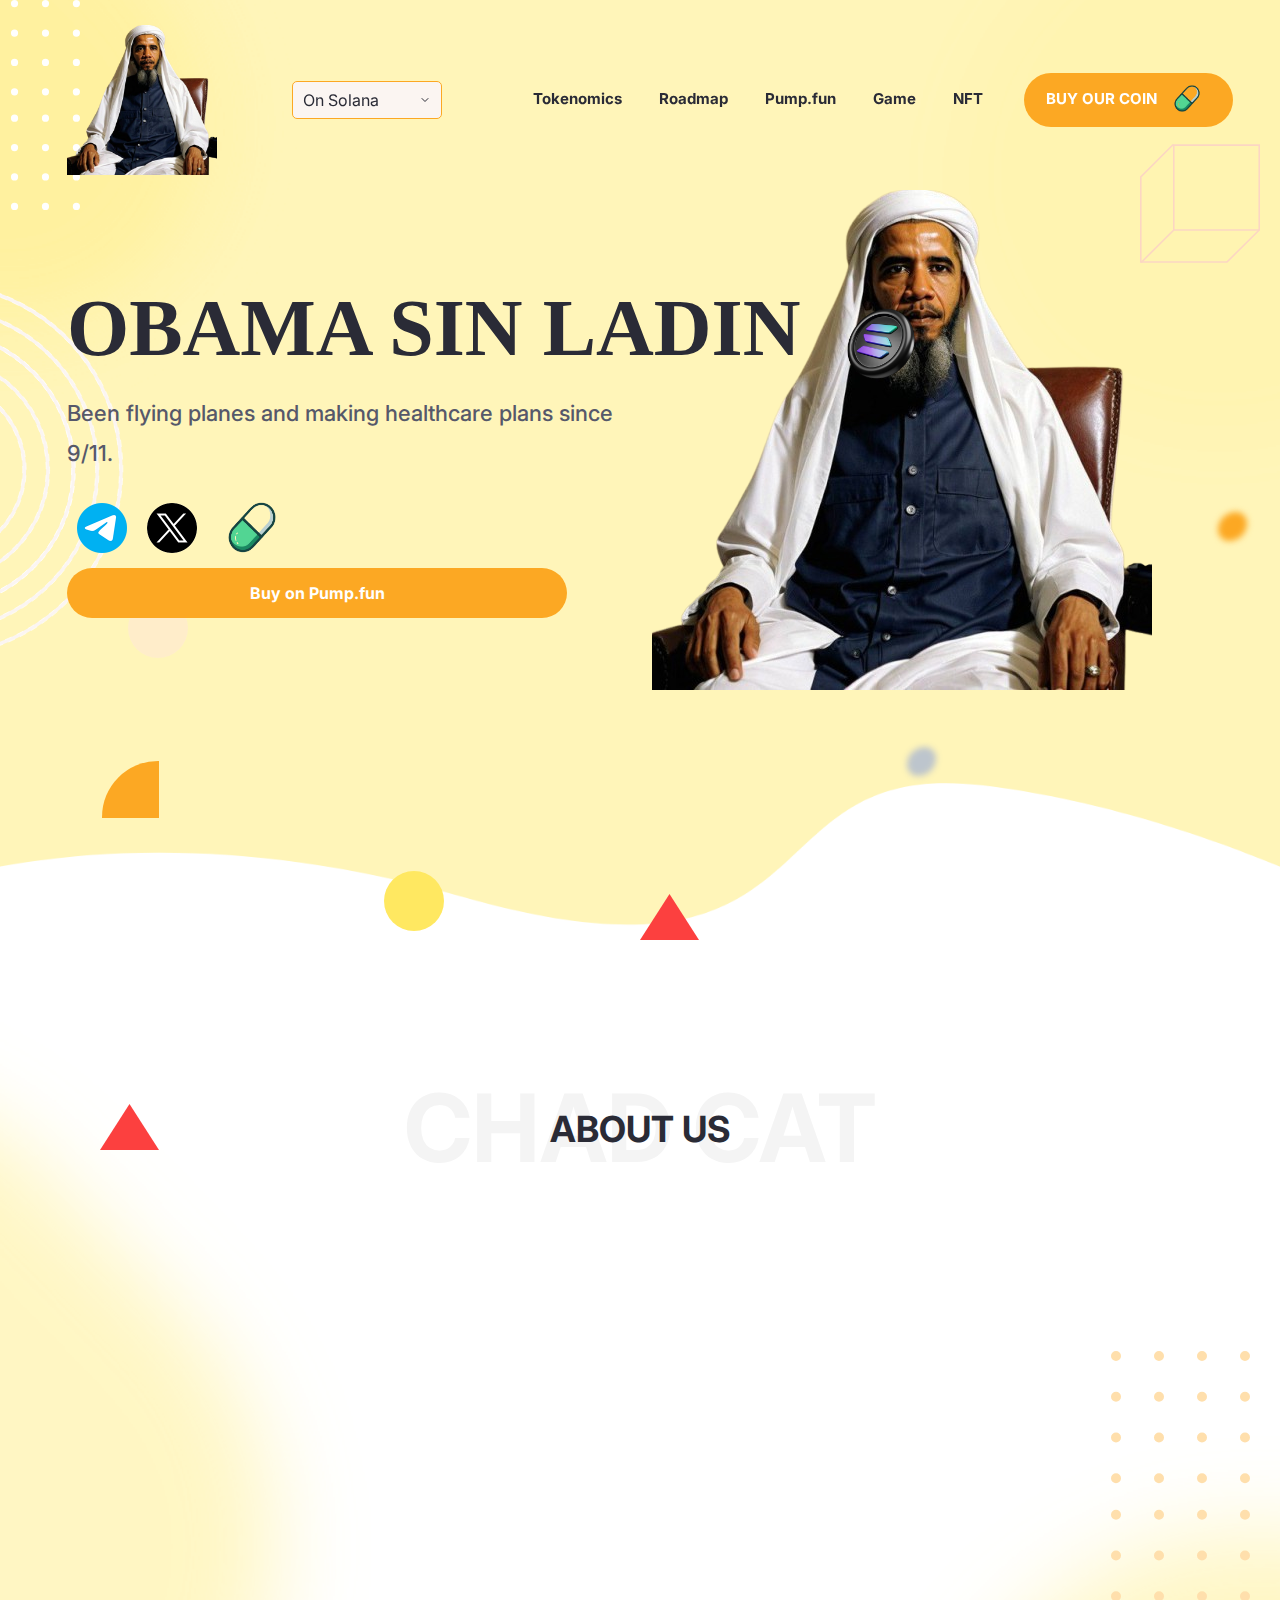
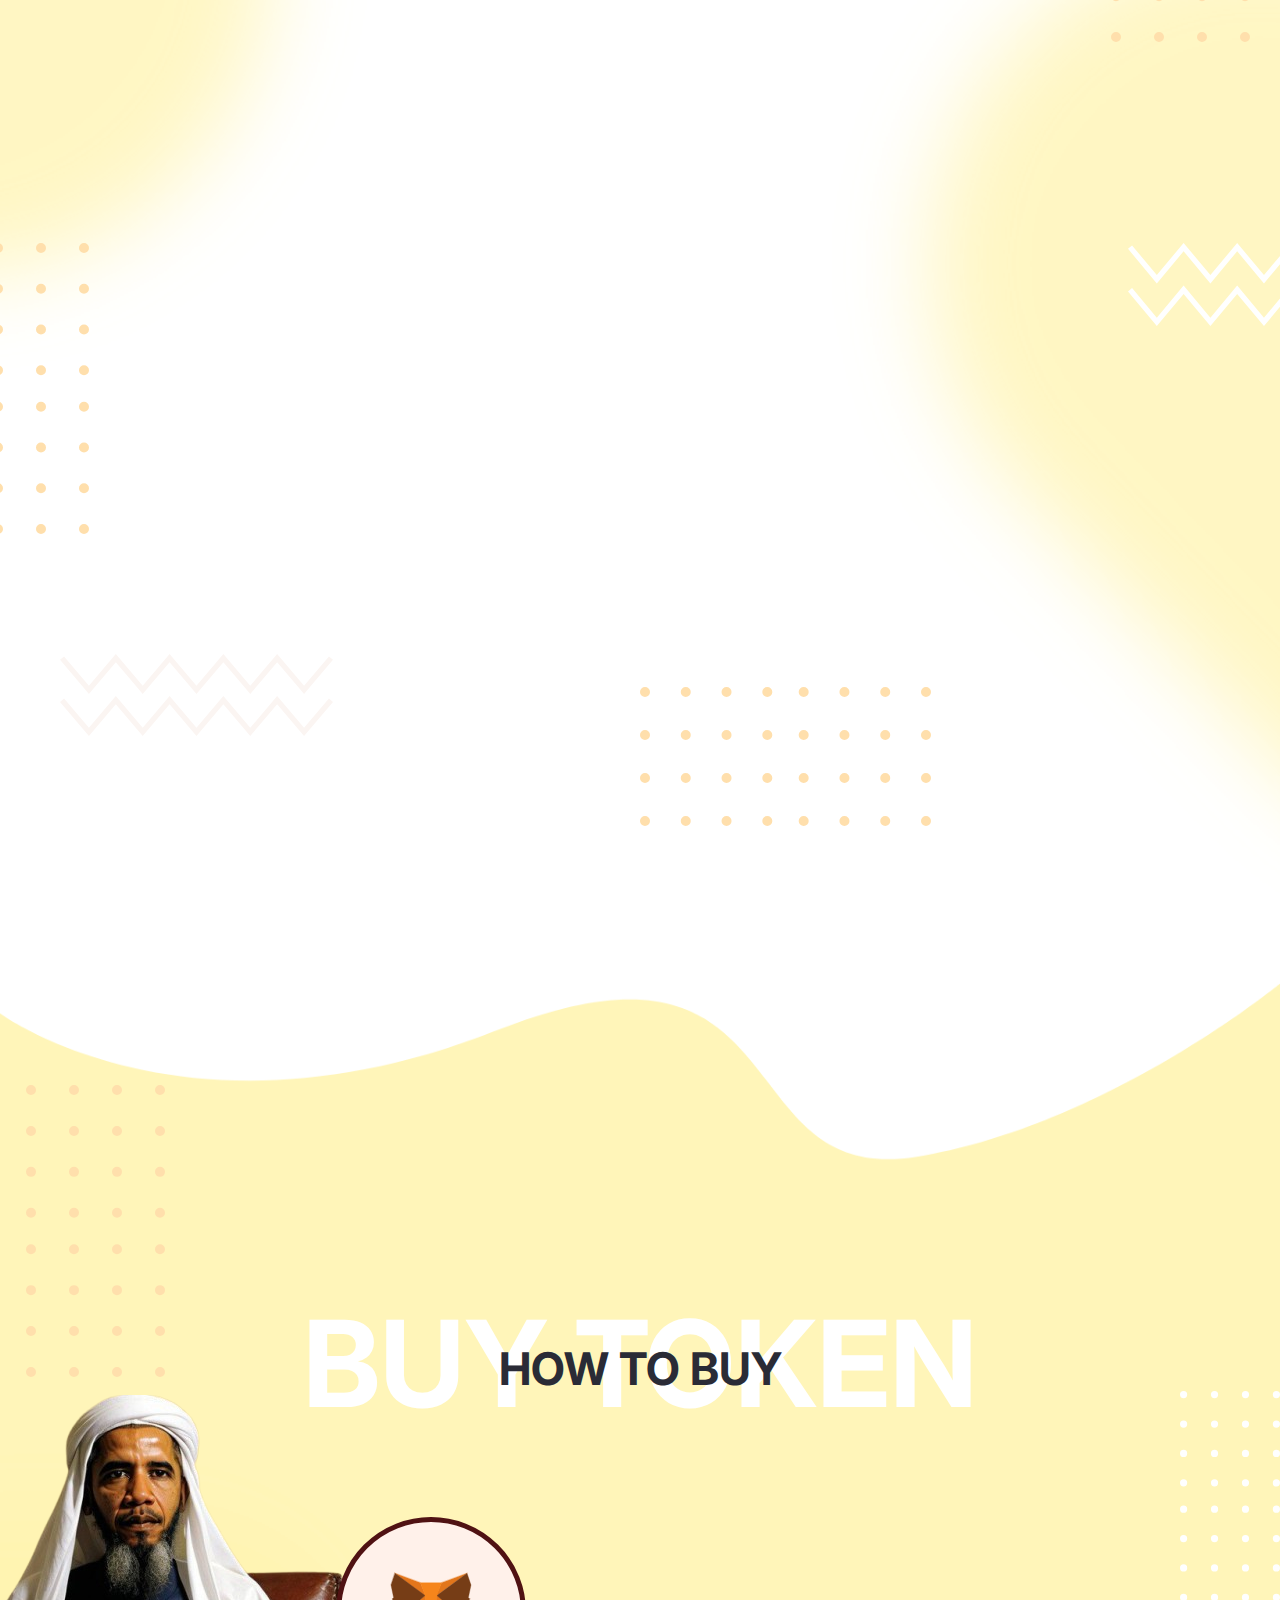
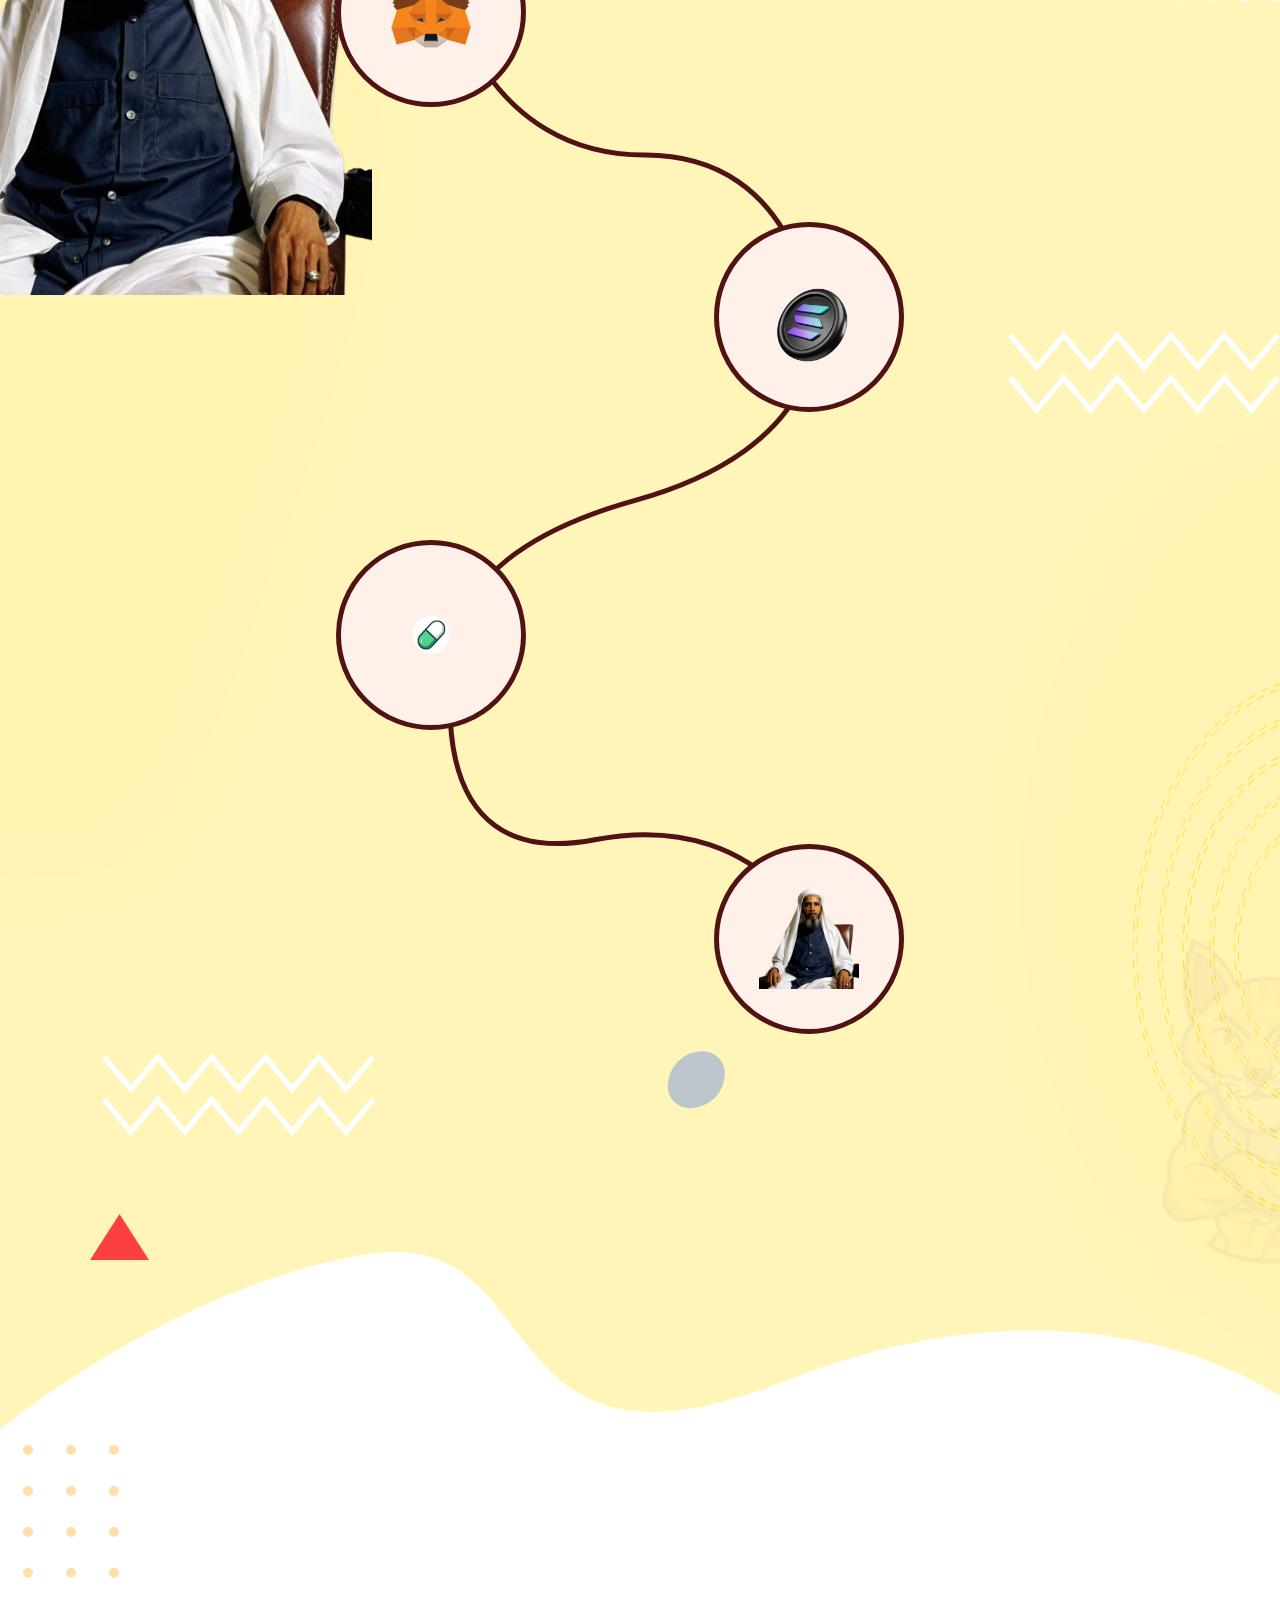
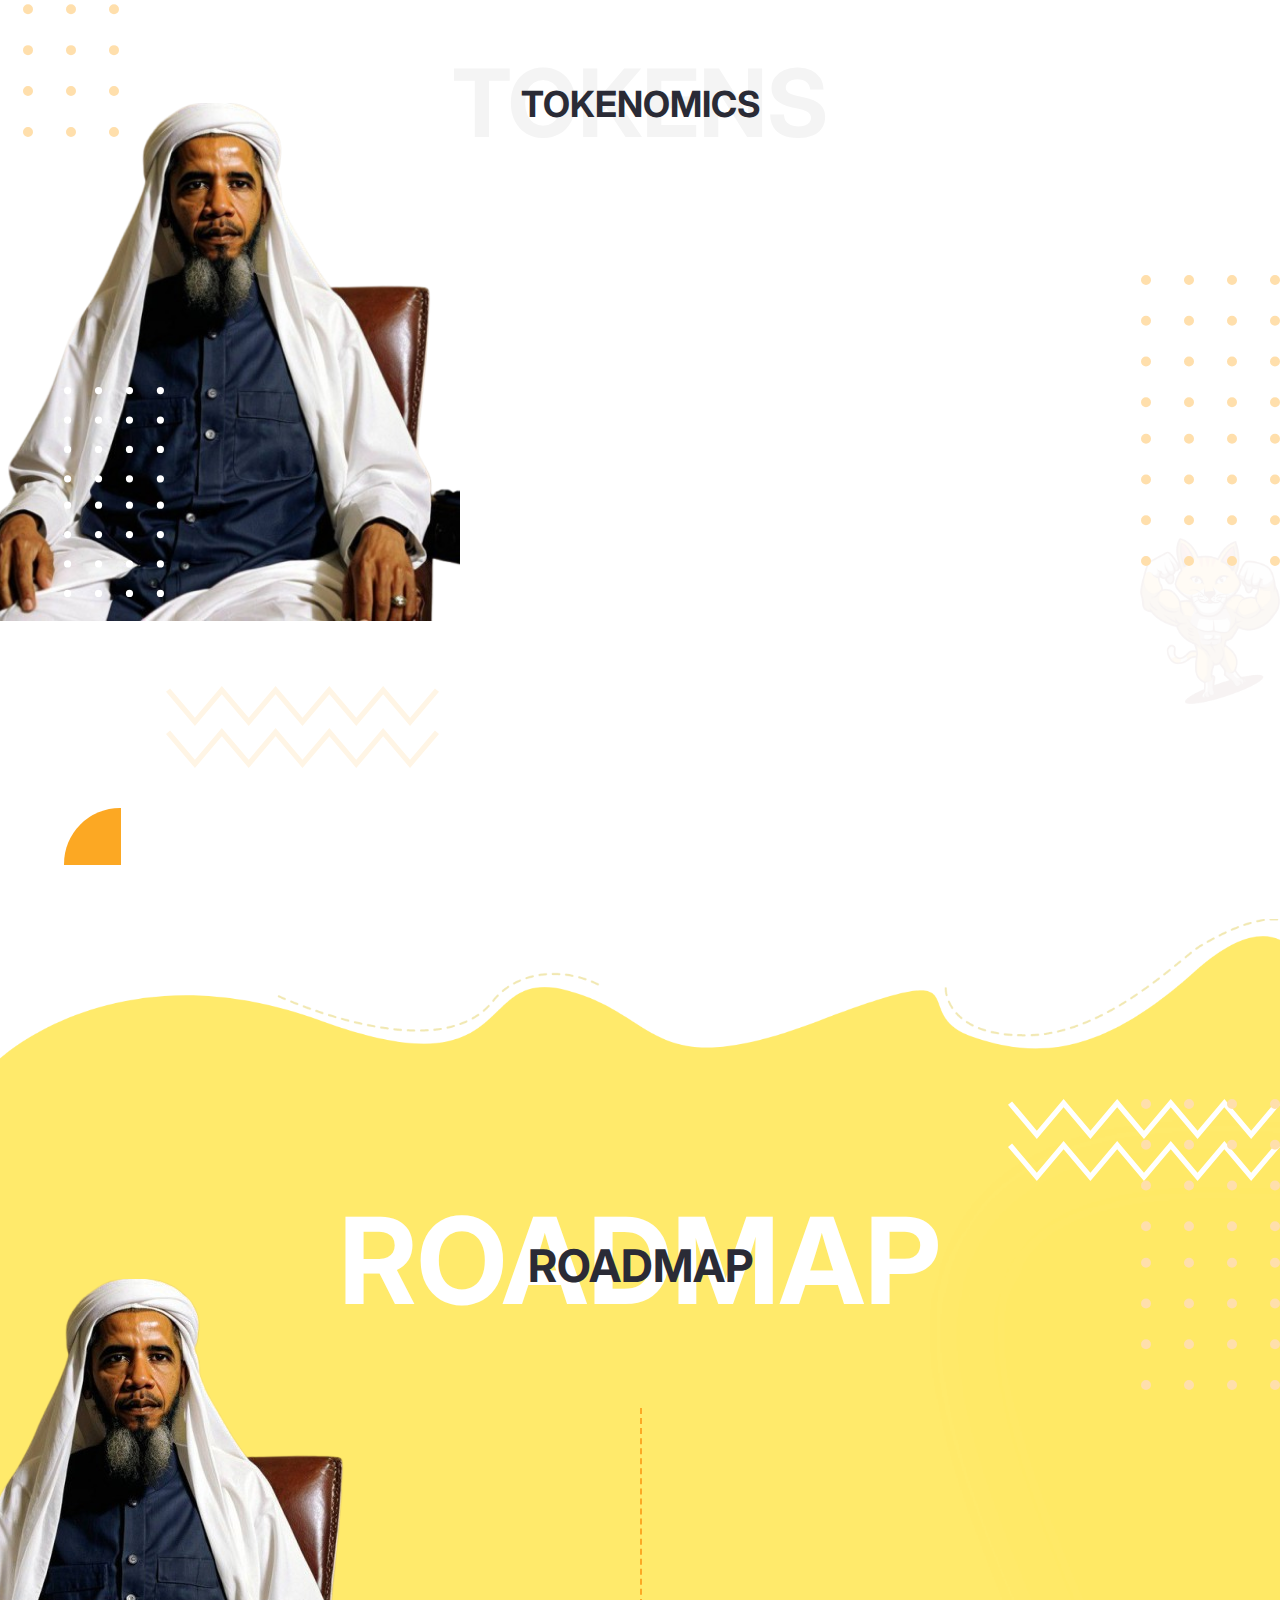
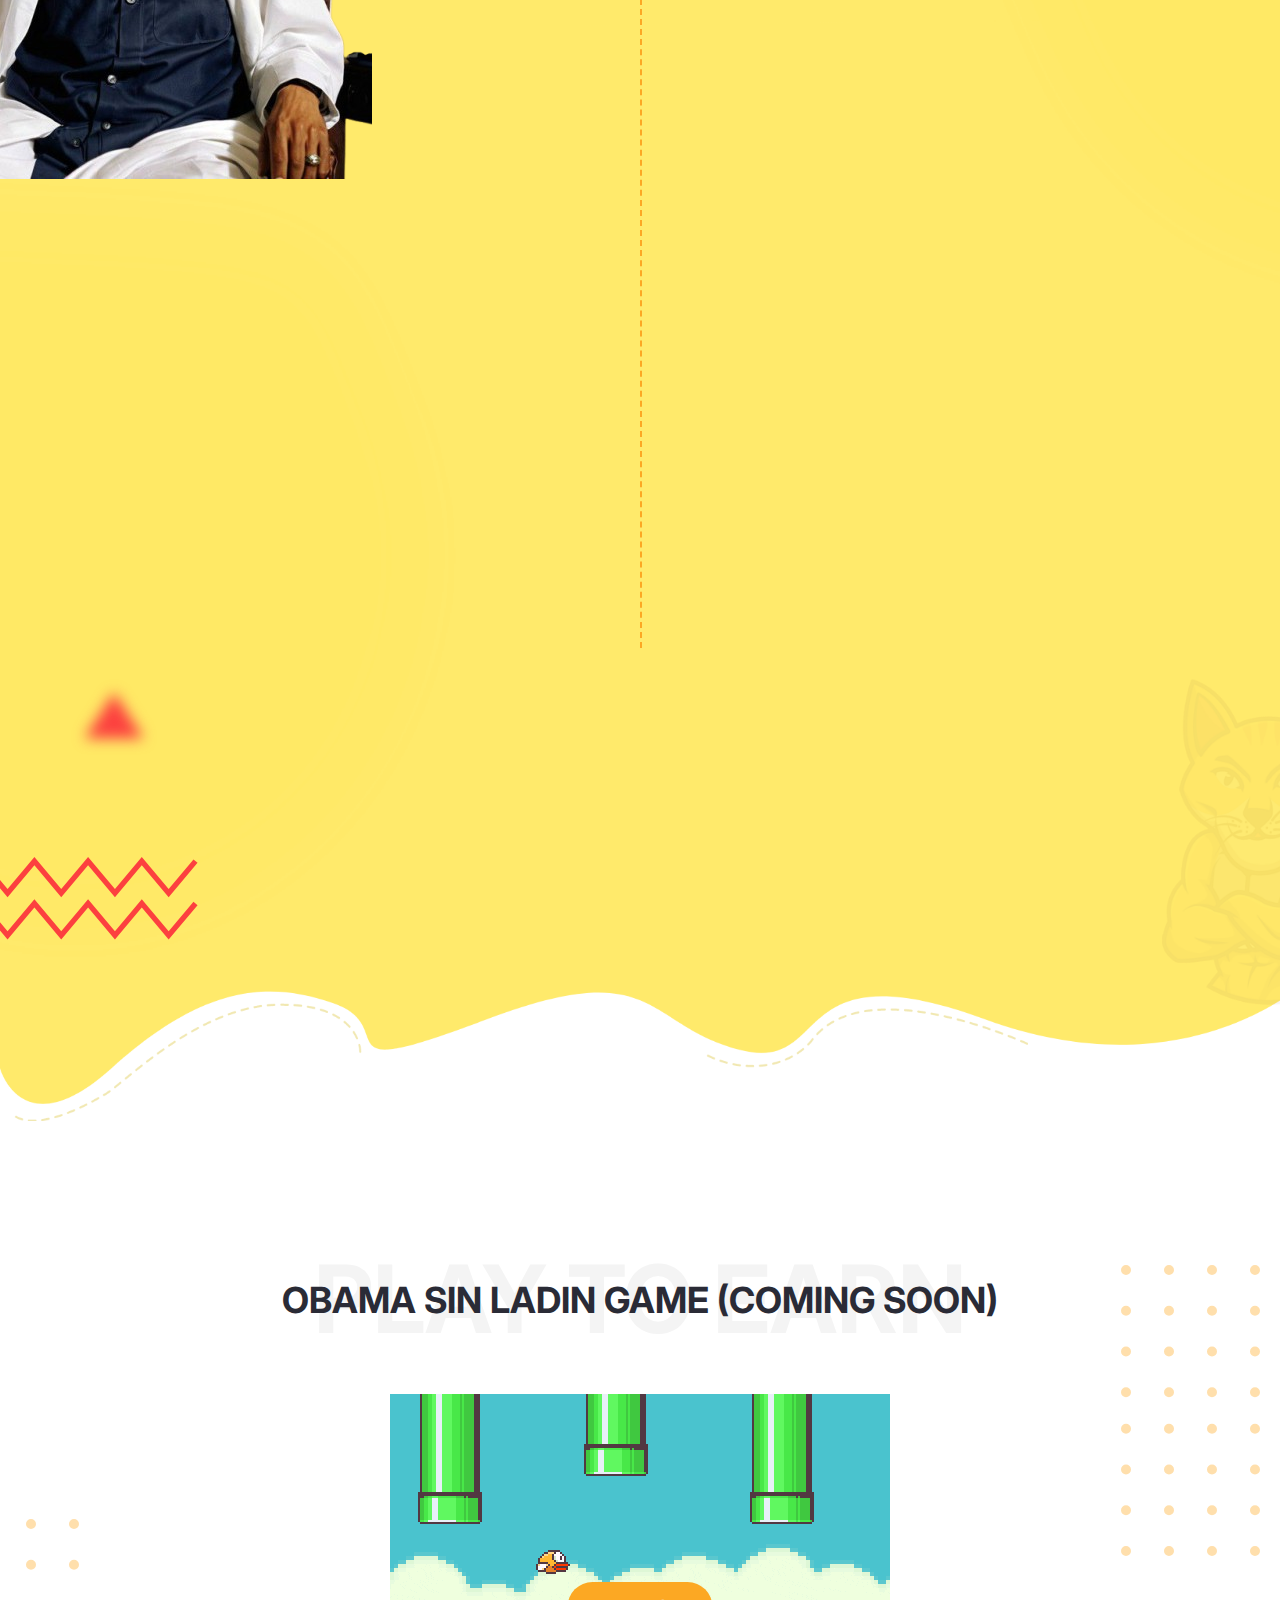
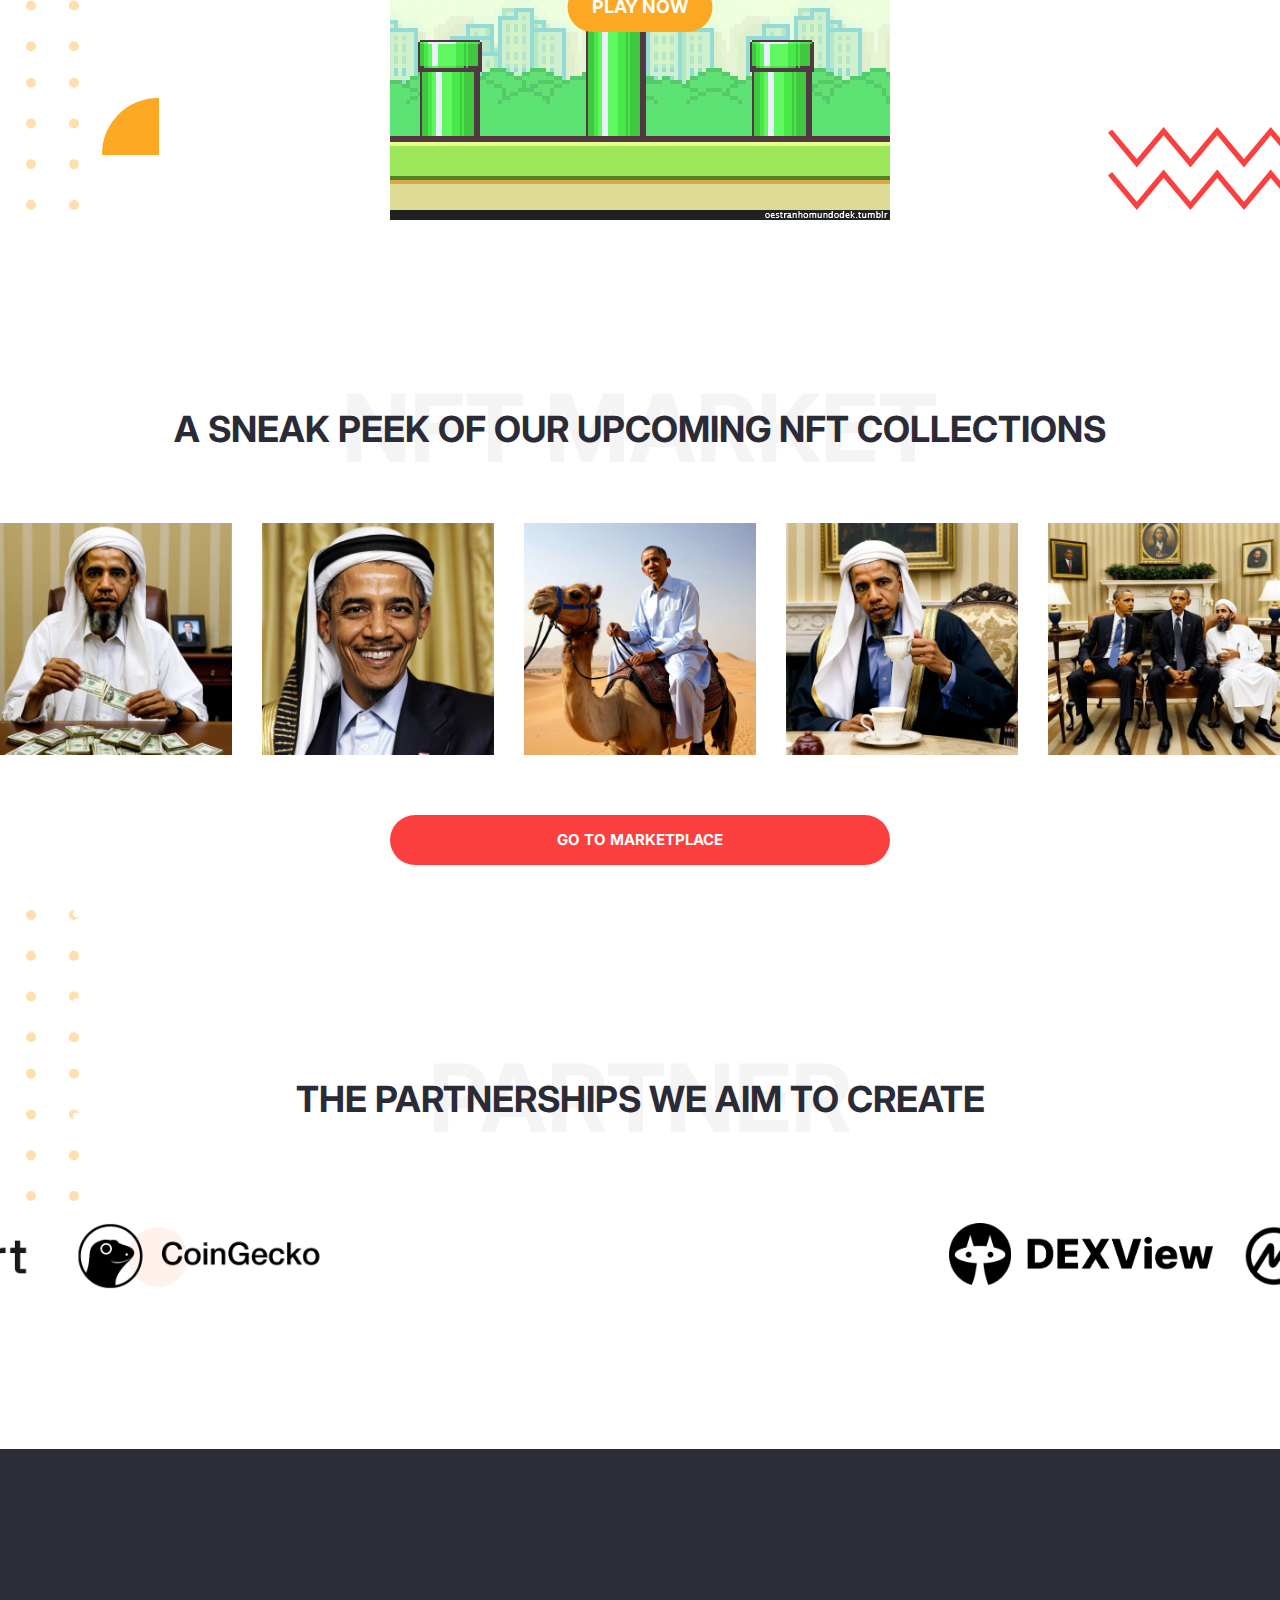
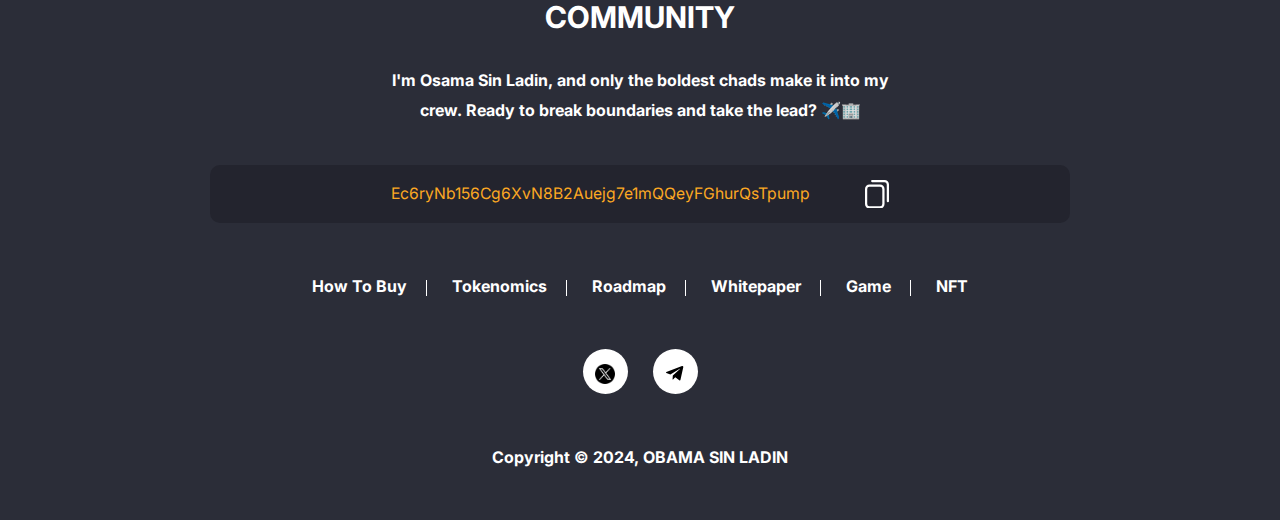
<file: index.html>
<!DOCTYPE html>
<html lang="en">


<head>
<!-- Google tag (gtag.js) -->
<script async src="https://www.googletagmanager.com/gtag/js?id=G-77TXQZ0JHQ"></script>
<script>
  window.dataLayer = window.dataLayer || [];
  function gtag(){dataLayer.push(arguments);}
  gtag('js', new Date());

  gtag('config', 'G-77TXQZ0JHQ');
</script>

    <meta charset="utf-8">
    <meta http-equiv="X-UA-Compatible" content="IE=edge">
    <meta name="viewport" content="width=device-width, initial-scale=1, shrink-to-fit=no">

    <link rel="icon" href="assets/img/osama_nbg.png" type="image/x-icon" />
    <!-- Theme tittle -->
    <title>OBAMA SIN LADIN ON SOL</title>

    <link href="assets/css/bootstrap.min.css" rel="stylesheet">
    <link href="assets/css/all.min.css" rel="stylesheet">
    <link href="assets/js/animate.css" rel="stylesheet">
    <link href="assets/css/fontawesome.css" rel="stylesheet">
    <link href="assets/css/meanmenu.css" rel="stylesheet">
    <link href="assets/css/swiper-bundle.min.css" rel="stylesheet">
    <link href="assets/css/default.css" rel="stylesheet">
    <link href="assets/css/style.css" rel="stylesheet">
    <link href="assets/css/responsive.css" rel="stylesheet">

</head>

<body data-spy="scroll" data-target=".scroll_item" data-offset="150">



    <!-- header start -->
    <header class="header-section">
        <div class="container">
            <div class="header-wrapper">
                <a href="index.html" class="header-logo">
                    <img src="assets/img/osama_nbg.png" alt="">
                </a>
				
				<select name="CrossChain" id="CrossChain" class="custom-select">
					<option value="index.html">On Solana</option>
				</select>
				
                <div class="header-main-menu scroll_item">
                    <ul>
                        
                        <li><a href="#tokenomics">Tokenomics</a></li>
                        <li><a href="#roadmap">Roadmap</a></li>
                        <li><a href="https://pump.fun/coin/Ec6ryNb156Cg6XvN8B2Auejg7e1mQQeyFGhurQsTpump">Pump.fun</a></li>
                        <li><a href="#game">Game</a></li>
						<li><a href="#nft">NFT</a></li>
						<li><a class="theme-btn" href="https://pump.fun/coin/Ec6ryNb156Cg6XvN8B2Auejg7e1mQQeyFGhurQsTpump">BUY OUR COIN <img src="assets/img/pump2.png" width="50px" style="padding-left:2px; padding-bottom:3px"></a></li>
                    </ul>
                </div>
                <div class="d-block d-lg-none">
                    <div class="hamburger-menu">
                        <span class="line-top"></span>
                        <span class="line-center"></span>
                        <span class="line-bottom"></span>
                    </div>
                </div>
            </div>
        </div>
    </header>



    <main class="overflow-hidden">
        <!-- banner section start -->
        <section class="banner-section">

            <img src="assets/img/animation/1.svg" alt="" class="animation-one">
            <img src="assets/img/animation/2.svg" alt="" class="animation-two">
            <img src="assets/img/animation/3.svg" alt="" class="animation-three">
            <img src="assets/img/animation/4.svg" alt="" class="animation-four">
            <img src="assets/img/animation/5.svg" alt="" class="animation-five">
            <img src="assets/img/sp1.svg" alt="" class="sp1_icon">
            <img src="assets/img/sp2.svg" alt="" class="sp2_icon">
            <img src="assets/img/round.png" alt="" class="animation-round">



            <img src="assets/img/animation/banner-shape.svg" alt="" class="banner-side">
            <img src="assets/img/animation/banner-shape.svg" alt="" class="banner-shape">
            <div class="container">
                <div class="row align-items-center">
                    <div class="col-lg-6">
                        <div class="banner-thumb">
                            <img src="assets/img/osama_nbg.png" alt="">
                        </div>
                    </div>
                    <div class="col-lg-6 order-lg-first">
						<div class="banner-content">
							<h2 class="wow fadeInUp" data-wow-delay="0.3s">
								OBAMA SIN LADIN
								<img src="assets/img/solana.png" alt="Coin Icon" class="title-icon">
							</h2>
							<p class="wow fadeInUp" data-wow-delay="0.5s">
								Been flying planes and making healthcare plans since 9/11.
							</p>
							<div class="button-group wow fadeInUp" data-wow-delay="0.6s">
								<a href="https://t.me/+xUPdSFiEkys5MGMx"><img src="assets/img/tg.png" alt="" style="padding:10px" width="70px"></a>
								<a href="https://x.com/OSLCoin"><img src="assets/img/x.png" alt="" style="padding:10px" width="70px"></a>
								<a href="https://pump.fun/coin/Ec6ryNb156Cg6XvN8B2Auejg7e1mQQeyFGhurQsTpump"><img src="assets/img/pump2.png" alt="" style="padding:0px" width="90px"></a>
							</div>
							<div class="button-group wow fadeInUp" data-wow-delay="0.6s" style="margin-top:5px">
								<a href="https://pump.fun/coin/Ec6ryNb156Cg6XvN8B2Auejg7e1mQQeyFGhurQsTpump" class="theme-btn">Buy on Pump.fun</a>
							</div>
						</div>
					</div>
                </div>
            </div>
        </section>


        <!-- countdown section start
        <section class="countdown-section">
            <img src="assets/img/m-shape.png" alt="" class="m-shape">
            <img src="assets/img/animation/2.svg" alt="" class="animation-two">
            <img src="assets/img/animation/3.svg" alt="" class="animation-three">
            <div class="container text-center">
                <div class="countdown-title wow fadeInUp" data-wow-delay="0.3s">
                    <h1>BUY NOW</h1>
                    <h2>Buy on Pancakeswap</h2>
                    <p>Starts in:</p>
                </div>
                <div class="countdown" data-Date='2024/07/08 11:00:00'>
                    <div class="running">
                        <timer>
                            <div id="coming-soon" class="wow fadeInUp" data-wow-delay="0.6s">
                                <div class="countdown-items">
                                    <span class="days">00</span>
                                    <span class="doted-tr">:</span>
                                </div>
                                <div class="countdown-items">
                                    <span class="hours">00</span>
                                    <span class="doted-tr">:</span>
                                </div>
                                <div class="countdown-items">
                                    <span class="minutes">00</span>
                                    <span class="doted-tr">:</span>
                                </div>
                                <div class="countdown-items">
                                    <span class="seconds">00</span>
                                </div>
                            </div>
                        </timer>
                    </div>
                </div>
                <a href="https://pancakeswap.finance/swap?outputCurrency=0x1CA5F369EAc57cB54AA54136b9552f59A0a4050F" class="theme-btn ">Join Presale 🚀</a>
            </div>
        </section>
 -->

        <!-- Why CHAD CAT -->
        <section class="why-chad-catr-section">
            <img src="assets/img/animation/4.svg" alt="" class="why-animation1">
            <img src="assets/img/animation/why1.svg" alt="" class="why-animation2">
            <img src="assets/img/animation/why1.svg" alt="" class="why-animation3">
            <img src="assets/img/animation/white-shape.svg" alt="" class="why-animation4">
            <img src="assets/img/animation/why2.svg" alt="" class="why-animation5">
            <img src="assets/img/animation/why3.svg" alt="" class="why-animation6">

            <div class="container">
                <div class="chad-cat-title">
                    <h1>CHAD CAT</h1>
                    <h2>ABOUT US</h2>
                </div>

                <div class="why-chad-catr-items align-items-sm-end wow fadeInLeft">
                    <img src="assets/img/h1.png" class="icon1" alt="">
                    <div class="content-area">
                        <h6>Your Investment is Safe with a Trusted Developer Team</h6>
                        <p>Obama Sin Ladin is backed by a dedicated and transparent developer team committed to the long-term success of the project. 
                            We have no intention of rug-pulling—our goal is to push this coin as far as possible. With a clear vision, consistent updates, 
                            and a focus on community growth, you can trust that your investment is in good hands. We’re here to build something lasting and 
                            valuable for our supporters.</p>
					</div>
                </div>
                <div class="why-chad-catr-items align-items-sm-end wow fadeInRight" data-wow-delay="0.3s">
                    <div class="content-area">
                        <h6>Exclusive Early Access to a Unique Token</h6>
                        <p>Buying Obama Sin Ladin now gives you the opportunity to be among the first to own a rare and exclusive token. As an early adopter, you’ll get in on the ground floor of something special with the potential for significant long-term gains.</p>
                       
                    </div>
                    <img src="assets/img/h2.png" class="icon1" alt="">
                </div>
                <div class="why-chad-catr-items wow fadeInLeft" data-wow-delay="0.6s">
                    <img src="assets/img/h3.png" class="icon1" alt="">
                    <div class="content-area">
                        <h6> High Potential for Future Listings</h6>
                        <p>With plans to list Obama Sin Ladin on multiple exchanges, including prominent decentralized and centralized platforms, early investors will benefit from increased visibility and liquidity. More listings could lead to greater exposure and more opportunities to trade or stake.</p>
                    </div>
                </div>
                <div class="why-chad-catr-items wow fadeInRight" data-wow-delay="0.3s">
                    <div class="content-area">
                        <h6>Strong Marketing & Development Plans</h6>
                       
                        <p>The roadmap includes aggressive marketing campaigns, partnerships, and strategic developments that aim to expand the coin’s presence. With the backing of influencers, airdrop campaigns, and consistent growth initiatives, Obama Sin Ladin is positioned to rise in value and popularity in the crypto world.</p>

                    </div>
                    <img src="assets/img/h4.png" class="icon1" alt="">
                </div>
            </div>
        </section>



         <!-- How To Buy start -->
        <section class="howto-buy-section" id="buy">

            <img src="assets/img/osama_nbg.png" alt="" class="left-thumb">
            <img src="assets/img/cartun2.png" alt="" class="right-thumb">

            <img src="assets/img/how1.svg" alt="" class="how-animation1">
            <img src="assets/img/animation/4.svg" alt="" class="how-animation2">
            <img src="assets/img/animation/white-shape.svg" alt="" class="how-animation3">
            <img src="assets/img/animation/6.svg" alt="" class="how-animation4">
            <img src="assets/img/animation/white-shape.svg" alt="" class="how-animation5">
            <img src="assets/img/animation/1.svg" alt="" class="how-animation6">
            <div class="container">
                <div class="countdown-title">
                    <h1>Buy Token</h1>
                    <h2>How To Buy</h2>
                </div>


                <div class="timeline-one">
                    <div class="timeline-items">
                        <div class="icons-thumb thumb-1">
                            <img src="assets/img/MetaMask_Fox.svg" alt="">
                        </div>
                        <div class="timeline-content wow fadeInRight">
                            <h6>Create Metamask wallet</h6>
                            <p>Go to www.https://metamask.io/ and Create a Metamask Wallet using either a desktop computer or an iOS/Android mobile device.</p>
							<p> &nbsp; </p>
                        </div>
                    </div>
                    <div class="timeline-items">
                        <div class="timeline-content wow fadeInLeft items-1" data-wow-delay="0.3s">
                            <h6>Send SOL to your wallet</h6>
                            <p>You can buy SOL directly on Metamask or transfer it to your Metamask Wallet from exchanges like Coinbase, Binance, etc.</p>
							<p> &nbsp; </p>
							<p> &nbsp; </p>
                        </div>
                        <div class="icons-thumb thumb-2">
                            <img src="assets/img/solana.png" alt="">
                        </div>
                    </div>
                    <div class="timeline-items">
                        <div class="icons-thumb thumb-1">
                            <img src="assets/img/664547bd0ca2375ed2481b5b_What_is_Pump.fun_-removebg-preview.png" alt="">
                        </div>
                        <div class="timeline-content wow fadeInRight pdr" data-wow-delay="0.6s">
                            <h6>Buy our coin in pump.fun</h6>
                            <p>Go to pump.fun and look for the coin "Obama Sin Ladin" or follow this link <a href="https://pump.fun/coin/Ec6ryNb156Cg6XvN8B2Auejg7e1mQQeyFGhurQsTpump">Obama Sin Ladin</a> </p>
							<p> &nbsp; </p>
							<p> &nbsp; </p>
                        </div>
                    </div>
                    <div class="timeline-items">
                        <div class="timeline-content wow fadeInLeft items-1" data-wow-delay="0.9s">
                            <h6>Buy OBAMA SIN LADIN</h6>
                            <p>Connect your wallet to Pump.fun, select an amount of sol to place your trade, click on place a trade, then confirm the transaction with your wallet.</p>
                        </div>
                        <div class="icons-thumb thumb-2">
                            <img src="assets/img/osama_nbg.png" alt="">
                        </div>
                    </div>
                </div>
            </div>
        </section>


        <!-- Tokenomics start  -->
        <section class="tokenomics-section" id="tokenomics">

            <img src="assets/img/osama_nbg.png" alt="" class="ms-thumb">
            <img src="assets/img/78.png" alt="" class="ms-thumb1">

            <img src="assets/img/animation/why1.svg" alt="" class="animation-one">
            <img src="assets/img/animation/1.svg" alt="" class="animation-toke">
            <img src="assets/img/animation/2.svg" alt="" class="animation-toke1">
            <img src="assets/img/line-orange.svg" alt="" class="animation-toke2">
            <!-- <img src="assets/img/red-line.svg" alt="" class="animation-toke4"> -->
            <img src="assets/img/animation/why1.svg" alt="" class="animation-toke5">
            <div class="container">
                <div class="chad-cat-title">
                    <h1>Tokens</h1>
                    <h2>Tokenomics</h2>
                </div>
                <div class="suplyer-area">
                    <div class="row align-items-center justify-content-between">
                        <div class="col-sm-6 wow fadeInLeft" data-wow-delay="0.3s">
                            <div class="suplyer-items">
                                <a href="#" class="suplyer-btn">Total supply <span>1.000.000.000</span></a>
                                <a href="#" class="suplyer-btn">Symbol <span>OSL</span></a>
                                <a href="#" class="suplyer-btn">Decimal <span>9</span></a>
								<a href="#" class="suplyer-btn">Chain <span>SOL</span></a>
								<a href="#" class="suplyer-btn">TAX <span>0%</span></a>
                            </div>
                        </div>
                        <div class="col-sm-6 col-xl-5 wow fadeInRight" data-wow-delay="0.6s">
                            <img src="assets/img/osama_nbg.png" class="img-fluid" alt="">
                        </div>
                    </div>
                </div>

 

            </div>
        </section>



        <section class="roadmap-section" id="roadmap">
            <img src="assets/img/osama_nbg.png" alt="" class="left-thumb tr">
            <img src="assets/img/cartun2.png" alt="" class="right-thumb fr">
            <img src="assets/img/animation/white-shape.svg" alt="" class="animation-road1">
            <img src="assets/img/animation/why1.svg" alt="" class="animation-road2">
            <img src="assets/img/red-line.png" alt="" class="animation-road3">
            <img src="assets/img/arrow.png" alt="" class="animation-road4">
            <div class="container">
                <div class="countdown-title">
                    <h1>Roadmap</h1>
                    <h2>Roadmap</h2>
                </div>
                <div class="roadmap-area">
                    <div class="roadmap-items wow fadeInLeft" data-wow-delay="0.3s">
                        <div class="title">
                            <h3>PHASE 1</h3>
                        </div>
                        <ul class="timeline_blk">
                            <li> <img src="assets/img/icon-1/check-1.svg" alt=""> <span>Deploy token</span></li>
                            <li> <img src="assets/img/icon-1/check-1.svg" alt=""> <span>Website Launch</span></li>
                            <li> <img src="assets/img/icon-1/check-1.svg" alt=""> <span>Marketing (Telegram Call, Twitter Call, Youtube etc.)</span></li>
                            <li> <img src="assets/img/icon-1/check-1.svg" alt=""> <span>Fair Launch on Pump.fun</span></li>
                        </ul>
                    </div>


                    <div class="roadmap-items wow fadeInLeft" data-wow-delay="0.3s">
                        <div class="title">
                            <h3>PHASE 2</h3>
                        </div>
                        <ul class="timeline_blk">
							<li> <img src="assets/img/icon-1/not-check.svg" alt=""> <span>CoinMarketCap Listing</span></li>
                            <li> <img src="assets/img/icon-1/not-check.svg" alt=""> <span>CoinGecko Listing</span></li>
							<li> <img src="assets/img/icon-1/not-check.svg" alt=""> <span>Trending on DEXTools, DexScreener, Birdeye, Avedex, CoinMarketCap, CoinGecko</span></li>
							<li> <img src="assets/img/icon-1/not-check.svg" alt=""> <span>More DEX Listings</span></li>
							
 </ul>
                    </div>


                    <div class="roadmap-items wow fadeInLeft" data-wow-delay="0.3s">
                        <div class="title">
                            <h3>PHASE 3</h3>
                        </div>
                        <ul class="timeline_blk">
                            <li> <img src="assets/img/icon-1/not-check.svg" alt=""> <span>More CEX listings</span></li>
							<li> <img src="assets/img/icon-1/not-check.svg" alt=""> <span>NFTs Marketplace</span></li>
							<li> <img src="assets/img/icon-1/not-check.svg" alt=""> <span>NFTs Staking</span></li>
                            <li> <img src="assets/img/icon-1/not-check.svg" alt=""> <span>Pre-Gaming Launch</span></li>
                            <li> <img src="assets/img/icon-1/not-check.svg" alt=""> <span>Strategic Development</span></li>


                        </ul>
                    </div>
                    <div class="roadmap-items wow fadeInLeft" data-wow-delay="0.3s">
                        <div class="title">
                            <h3>PHASE 4</h3>
                        </div>
                        <ul class="timeline_blk">
                            <li> <img src="assets/img/icon-1/not-check.svg" alt=""> <span>Additional CEX Listings</span></li>
                            <li> <img src="assets/img/icon-1/not-check.svg" alt=""> <span>Release Premium NFT Collection</span></li>
                            <li> <img src="assets/img/icon-1/not-check.svg" alt=""> <span>Full Game Launch</span></li>
                        </ul>
                    </div>
                </div>
            </div>
        </section>



        <!-- chad slipper game -->
        <section class="maan-slipper-game-section" id="game">
            <img src="assets/img/red-line.svg" alt="" class="animation-one redline">
            <img src="assets/img/animation/2.svg" alt="" class="animation-two">
            <img src="assets/img/animation/why1.svg" alt="" class="animation-left">
            <img src="assets/img/animation/why1.svg" alt="" class="animation-five">
            <div class="container">

                <div class="chad-cat-title">
                    <h1>PLAY TO EARN</h1>
                    <h2>OBAMA SIN LADIN GAME (COMING SOON)</h2>
                    <p></p>
                </div>
				<div class="thumb text-center">
					<a href="https://pump.fun/coin/Ec6ryNb156Cg6XvN8B2Auejg7e1mQQeyFGhurQsTpump">
						<img src="assets/img/giphy.gif" alt="">
						<button class="play-now-btn">PLAY NOW</button>
					</a>
					<h4 class="mt-30"></h4>
					<h6></h6>
				</div>
            </div>
        </section>




        <section class="maan-cat-slder-section" id="nft">
            <img src="assets/img/animation/1.svg" alt="" class="animation-one">
            <div class="chad-cat-title">
                <h1>NFT MARKET</h1>
                <h2>A SNEAK PEEK OF OUR UPCOMING NFT COLLECTIONS</h2>
            </div>
            <div class="swiper-container swiper-container-one">
                <div class="swiper-wrapper" >
                    <div class="swiper-slide">
                        <img src="assets/img/photo_2024-12-12_15-51-24.jpg" alt="">
                    </div>
                    <div class="swiper-slide">
                        <img src="assets/img/photo_2024-12-12_15-51-28.jpg" alt="">
                    </div>
                    <div class="swiper-slide">
                        <img src="assets/img/photo_2024-12-12_15-51-31.jpg" alt="">
                    </div>
                    <div class="swiper-slide">
                        <img src="assets/img/photo_2024-12-12_15-51-33.jpg" alt="">
                    </div>
                    <div class="swiper-slide">
                        <img src="assets/img/photo_2024-12-12_15-51-38.jpg" alt="">
                    </div>
                </div>
                <div class="swiper-pagination"></div>
            </div>
            <div class="container">
                <div class="slider-section-content">
                    <a href="https://pump.fun/coin/Ec6ryNb156Cg6XvN8B2Auejg7e1mQQeyFGhurQsTpump" class="theme-btn red-btn">GO TO MARKETPLACE</a>
                    <p></p>
                </div>
            </div>
        </section>

 

        <section class="safety-section">

            <img src="assets/img/animation/why1.svg" alt="" class="animation-top">
       
            <img src="assets/img/animation/1.svg" alt="" class="animation-one">
            <img src="assets/img/animation/3.svg" alt="" class="animation-three">
            <div class="container">
                <div class="chad-cat-title">
                    <h1>Partner</h1>
                    <h2>THE PARTNERSHIPS WE AIM TO CREATE</h2>
                </div>
                <div class="safety-wrapper">
                    <div class="swiper-container swiper-container-two">
                        <div class="swiper-wrapper" >
                            <div class="swiper-slide" >
                                <div class="safety-items">
                                    <a href="https://www.coingecko.com/en/coins/chad-cat"><img src="assets/img/p1.png" alt=""></a>
                                
                                </div>
                            </div>
                            <div class="swiper-slide">
                          
                            </div>


                            <div class="swiper-slide">
                                <div class="safety-items">
                                   
                                 
                                </div>
                            </div>


                            <div class="swiper-slide">
                                <div class="safety-items">
                                    <a href="https://www.dexview.com/solana/EvPUFsBikS1B3GpbmVvUWAc4DXaBXD4zLDER9SVSEF27"><img src="assets/img/p4.png" alt=""></a>
                                </div>
                            </div>
							<div class="swiper-slide">
                                <div class="safety-items">
                                    <a href="https://coinmarketcap.com/currencies/chad-cat/"><img src="assets/img/p5.png" alt=""></a>
                                </div>
                            </div>
							<div class="swiper-slide">
                                <div class="safety-items">
                                    <a href="https://www.pinksale.finance/launchpad/bsc/0xeD5D6932040A5AD9bC0836589A5d7256BC1b1220"><img src="assets/img/p6.png" alt=""></a>
                                </div>
                            </div>
								<div class="swiper-slide">
                                <div class="safety-items">
                                    <a href="#"><img src="assets/img/p7.png" alt=""></a>
                                </div>
                            </div>
							<div class="swiper-slide">
                                <div class="safety-items">
                                    <a href="https://app.analytixaudit.com/chad-cat"><img src="assets/img/p88.png" alt=""></a>
                                </div>
                            </div>
							<div class="swiper-slide">
                                <div class="safety-items">
                                    <a href="https://zealy.io/cw/chadcat"><img src="assets/img/p9.png" alt=""></a>
                                </div>
                            </div>
							<div class="swiper-slide">
                                <div class="safety-items">
                                    <a href="https://x.com/BitMartExchange/status/1795184700715094224"><img src="assets/img/p10.png" alt=""></a>
                                </div>
                            </div>
                        </div>
                        <div class="swiper-pagination"></div>
                    </div>
                </div>
            </div>
        </section>
    </main>



    <footer class="footer-section overflow-hidden">
        <div class="container">
            <div class="footer-wrapper">
                <h1>Community</h1>
                <h6>I'm Osama Sin Ladin, and only the boldest chads make it into my crew. Ready to break boundaries and take the lead? ✈️🏢</h6>
                <p class="copy-text">
                    <small>Ec6ryNb156Cg6XvN8B2Auejg7e1mQQeyFGhurQsTpump</small> 
                    <a href="javascript:" class="copy_mail">
                        <svg xmlns="http://www.w3.org/2000/svg" width="23.992" height="28.501" viewBox="0 0 23.992 28.501">
                            <path id="copy" d="M15.085,28.5H4.453A4.458,4.458,0,0,1,0,24.048V8.962A4.458,4.458,0,0,1,4.453,4.509H15.085a4.458,4.458,0,0,1,4.453,4.453V24.048A4.458,4.458,0,0,1,15.085,28.5ZM4.453,6.736A2.229,2.229,0,0,0,2.227,8.962V24.048a2.229,2.229,0,0,0,2.227,2.227H15.085a2.229,2.229,0,0,0,2.227-2.227V8.962a2.229,2.229,0,0,0-2.227-2.227ZM23.992,21.264V4.453A4.458,4.458,0,0,0,19.539,0H7.181a1.113,1.113,0,0,0,0,2.227H19.539a2.229,2.229,0,0,1,2.227,2.227V21.264a1.113,1.113,0,1,0,2.227,0Zm0,0" fill="#fff" />
                        </svg>
                    </a>
                </p>
                <ul class="menu">
                    <li><a href="#buy">How To Buy</a></li>
                    <li><a href="#tokenomics">Tokenomics</a></li>
                    <li><a href="#roadmap">Roadmap</a></li>
                    <li><a href="https://docs.chadcat.io/">Whitepaper</a></li>
                    <li><a href="#game">Game</a></li>
                    <li><a href="#nft">NFT</a></li>
                </ul>

                <ul class="social-link">
                   <li><a href="https://x.com/OSLCoin">
                        <img src="assets/img/x.png" alt="" width="20px"> </a></li>
                    <li><a href="https://t.me/+xUPdSFiEkys5MGMx"><svg id="_006-telegram" data-name="006-telegram" xmlns="http://www.w3.org/2000/svg" width="17.303" height="14.453" viewBox="0 0 17.303 14.453">
                                <path id="Path_169" data-name="Path 169" d="M2.382,11.429l3.98,1.352L15.811,7a.133.133,0,0,1,.159.211L8.816,13.8,8.55,17.486a.3.3,0,0,0,.518.239l2.2-2.166L15.3,18.607a.746.746,0,0,0,1.18-.435l2.8-12.73a.934.934,0,0,0-1.246-1.073l-15.673,6a.562.562,0,0,0,.02,1.058Z" transform="translate(-2 -4.306)" />
                            </svg>
                        </a></li>
                </ul>
                <span>Copyright © 2024, <a href="#">OBAMA SIN LADIN</a></span>
            </div>
        </div>
    </footer>

    <!-- jQuery first, then Popper.js, then Bootstrap JS -->
    <script src="assets/js/jquery.min.js"></script>
    <script src="assets/js/popper.js"></script>
    <script src="assets/js/jquery.sticky.js"></script>
    <script src="assets/js/jquery.meanmenu.js"></script>
    <script src="assets/js/swiper-bundle.min.js"></script>
    <script src="assets/js/bootstrap.min.js"></script>
    <script src="assets/js/jquery.scrollUp.min.js"></script>
    <script src="assets/js/jquery.countdown.min.js"></script>
    <script src="assets/js/easing.js"></script>
    <script src="assets/js/wow.min.js"></script>
    <script src="assets/js/main.js"></script>
	<script src="assets/js/select-navigation.js"></script>



</body>


<!-- Mirrored from chadcat.io/ by HTTrack Website Copier/3.x [XR&CO'2014], Thu, 12 Dec 2024 08:14:17 GMT -->
</html>
</file>
<file: assets/css/default.css>
/* Deafult Margin & Padding */
/*-- Margin Top --*/
.mt-5 {
	margin-top: 5px;
}
.mt-10 {
	margin-top: 10px;
}
.mt-15 {
	margin-top: 15px;
}
.mt-20 {
	margin-top: 20px;
}
.mt-25 {
	margin-top: 25px;
}
.mt-30 {
	margin-top: 30px;
}
.mt-35 {
	margin-top: 35px;
}
.mt-40 {
	margin-top: 40px;
}
.mt-45 {
	margin-top: 45px;
}
.mt-50 {
	margin-top: 50px;
}
.mt-55 {
	margin-top: 55px;
}
.mt-60 {
	margin-top: 60px;
}
.mt-65 {
	margin-top: 65px;
}
.mt-70 {
	margin-top: 70px;
}
.mt-75 {
	margin-top: 75px;
}
.mt-80 {
	margin-top: 80px;
}
.mt-85 {
	margin-top: 85px;
}
.mt-90 {
	margin-top: 90px;
}
.mt-95 {
	margin-top: 95px;
}
.mt-100 {
	margin-top: 100px;
}
.mt-105 {
	margin-top: 105px;
}
.mt-110 {
	margin-top: 110px;
}
.mt-115 {
	margin-top: 115px;
}
.mt-120 {
	margin-top: 120px;
}
.mt-125 {
	margin-top: 125px;
}
.mt-130 {
	margin-top: 130px;
}
.mt-135 {
	margin-top: 135px;
}
.mt-140 {
	margin-top: 140px;
}
.mt-145 {
	margin-top: 145px;
}
.mt-150 {
	margin-top: 150px;
}
.mt-155 {
	margin-top: 155px;
}
.mt-160 {
	margin-top: 160px;
}
.mt-165 {
	margin-top: 165px;
}
.mt-170 {
	margin-top: 170px;
}
.mt-175 {
	margin-top: 175px;
}
.mt-180 {
	margin-top: 180px;
}
.mt-185 {
	margin-top: 185px;
}
.mt-190 {
	margin-top: 190px;
}
.mt-195 {
	margin-top: 195px;
}
.mt-200 {
	margin-top: 200px;
}
/*-- Margin Bottom --*/

.mb-5 {
	margin-bottom: 5px;
}
.mb-10 {
	margin-bottom: 10px;
}
.mb-15 {
	margin-bottom: 15px;
}
.mb-20 {
	margin-bottom: 20px;
}
.mb-25 {
	margin-bottom: 25px;
}
.mb-30 {
	margin-bottom: 30px;
}
.mb-35 {
	margin-bottom: 35px;
}
.mb-40 {
	margin-bottom: 40px;
}
.mb-45 {
	margin-bottom: 45px;
}
.mb-50 {
	margin-bottom: 50px;
}
.mb-55 {
	margin-bottom: 55px;
}
.mb-60 {
	margin-bottom: 60px;
}
.mb-65 {
	margin-bottom: 65px;
}
.mb-70 {
	margin-bottom: 70px;
}
.mb-75 {
	margin-bottom: 75px;
}
.mb-80 {
	margin-bottom: 80px;
}
.mb-85 {
	margin-bottom: 85px;
}
.mb-90 {
	margin-bottom: 90px;
}
.mb-95 {
	margin-bottom: 95px;
}
.mb-100 {
	margin-bottom: 100px;
}
.mb-105 {
	margin-bottom: 105px;
}
.mb-110 {
	margin-bottom: 110px;
}
.mb-115 {
	margin-bottom: 115px;
}
.mb-120 {
	margin-bottom: 120px;
}
.mb-125 {
	margin-bottom: 125px;
}
.mb-130 {
	margin-bottom: 130px;
}
.mb-135 {
	margin-bottom: 135px;
}
.mb-140 {
	margin-bottom: 140px;
}
.mb-145 {
	margin-bottom: 145px;
}
.mb-150 {
	margin-bottom: 150px;
}
.mb-155 {
	margin-bottom: 155px;
}
.mb-160 {
	margin-bottom: 160px;
}
.mb-165 {
	margin-bottom: 165px;
}
.mb-170 {
	margin-bottom: 170px;
}
.mb-175 {
	margin-bottom: 175px;
}
.mb-180 {
	margin-bottom: 180px;
}
.mb-185 {
	margin-bottom: 185px;
}
.mb-190 {
	margin-bottom: 190px;
}
.mb-195 {
	margin-bottom: 195px;
}
.mb-200 {
	margin-bottom: 200px;
}
/*-- Padding Top --*/

.pt-5 {
	padding-top: 5px;
}
.pt-10 {
	padding-top: 10px;
}
.pt-15 {
	padding-top: 15px;
}
.pt-20 {
	padding-top: 20px;
}
.pt-25 {
	padding-top: 25px;
}
.pt-30 {
	padding-top: 30px;
}
.pt-35 {
	padding-top: 35px;
}
.pt-40 {
	padding-top: 40px;
}
.pt-45 {
	padding-top: 45px;
}
.pt-50 {
	padding-top: 50px;
}
.pt-55 {
	padding-top: 55px;
}
.pt-60 {
	padding-top: 60px;
}
.pt-65 {
	padding-top: 65px;
}
.pt-70 {
	padding-top: 70px;
}
.pt-75 {
	padding-top: 75px;
}
.pt-80 {
	padding-top: 80px;
}
.pt-85 {
	padding-top: 85px;
}
.pt-90 {
	padding-top: 90px;
}
.pt-95 {
	padding-top: 95px;
}
.pt-100 {
	padding-top: 100px;
}
.pt-105 {
	padding-top: 105px;
}
.pt-110 {
	padding-top: 110px;
}
.pt-115 {
	padding-top: 115px;
}
.pt-120 {
	padding-top: 120px;
}
.pt-125 {
	padding-top: 125px;
}
.pt-130 {
	padding-top: 130px;
}
.pt-135 {
	padding-top: 135px;
}
.pt-140 {
	padding-top: 140px;
}
.pt-145 {
	padding-top: 145px;
}
.pt-150 {
	padding-top: 150px;
}
.pt-155 {
	padding-top: 155px;
}
.pt-160 {
	padding-top: 160px;
}
.pt-165 {
	padding-top: 165px;
}
.pt-170 {
	padding-top: 170px;
}
.pt-175 {
	padding-top: 175px;
}
.pt-180 {
	padding-top: 180px;
}
.pt-185 {
	padding-top: 185px;
}
.pt-190 {
	padding-top: 190px;
}
.pt-195 {
	padding-top: 195px;
}
.pt-200 {
	padding-top: 200px;
}
/*-- Padding Bottom --*/

.pb-5 {
	padding-bottom: 5px;
}
.pb-10 {
	padding-bottom: 10px;
}
.pb-15 {
	padding-bottom: 15px;
}
.pb-20 {
	padding-bottom: 20px;
}
.pb-25 {
	padding-bottom: 25px;
}
.pb-30 {
	padding-bottom: 30px;
}
.pb-35 {
	padding-bottom: 35px;
}
.pb-40 {
	padding-bottom: 40px;
}
.pb-45 {
	padding-bottom: 45px;
}
.pb-50 {
	padding-bottom: 50px;
}
.pb-55 {
	padding-bottom: 55px;
}
.pb-60 {
	padding-bottom: 60px;
}
.pb-65 {
	padding-bottom: 65px;
}
.pb-70 {
	padding-bottom: 70px;
}
.pb-75 {
	padding-bottom: 75px;
}
.pb-80 {
	padding-bottom: 80px;
}
.pb-85 {
	padding-bottom: 85px;
}
.pb-90 {
	padding-bottom: 90px;
}
.pb-95 {
	padding-bottom: 95px;
}
.pb-100 {
	padding-bottom: 100px;
}
.pb-105 {
	padding-bottom: 105px;
}
.pb-110 {
	padding-bottom: 110px;
}
.pb-115 {
	padding-bottom: 115px;
}
.pb-120 {
	padding-bottom: 120px;
}
.pb-125 {
	padding-bottom: 125px;
}
.pb-130 {
	padding-bottom: 130px;
}
.pb-135 {
	padding-bottom: 135px;
}
.pb-140 {
	padding-bottom: 140px;
}
.pb-145 {
	padding-bottom: 145px;
}
.pb-150 {
	padding-bottom: 150px;
}
.pb-155 {
	padding-bottom: 155px;
}
.pb-160 {
	padding-bottom: 160px;
}
.pb-165 {
	padding-bottom: 165px;
}
.pb-170 {
	padding-bottom: 170px;
}
.pb-175 {
	padding-bottom: 175px;
}
.pb-180 {
	padding-bottom: 180px;
}
.pb-185 {
	padding-bottom: 185px;
}
.pb-190 {
	padding-bottom: 190px;
}
.pb-195 {
	padding-bottom: 195px;
}
.pb-200 {
	padding-bottom: 200px;
}
/* Background Color */

.gray-bg {
	background: #f6f6f6;
}
.white-bg {
	background: #fff;
}
.black-bg {
	background: #222;
}
/* Color */

.white {
	color: #fff;
}
.black {
	color: #222;
}
/* black overlay */

[data-overlay] {
	position: relative;
}
[data-overlay]::before {
	background: #000 none repeat scroll 0 0;
	content: "";
	height: 100%;
	left: 0;
	position: absolute;
	top: 0;
	width: 100%;
	z-index: 1;
}
[data-overlay="3"]::before {
	opacity: 0.3;
}
[data-overlay="4"]::before {
	opacity: 0.4;
}
[data-overlay="5"]::before {
	opacity: 0.5;
}
[data-overlay="6"]::before {
	opacity: 0.6;
}
[data-overlay="7"]::before {
	opacity: 0.7;
}
[data-overlay="8"]::before {
	opacity: 0.8;
}
[data-overlay="9"]::before {
	opacity: 0.9;
}
</file>
<file: assets/css/style.css>
@import url("https://fonts.googleapis.com/css2?family=Inter:wght@300;400;500;600;700;800;900&amp;display=swap");
@import url("https://fonts.googleapis.com/css2?family=Poetsen+One:wght@300;400;500;600;700;800;900&amp;display=swap");
@import url(https://db.onlinewebfonts.com/c/b0ec9d579e050cd2b18f6ba547e740dc?family=Skater+Girls+Rock);
body {
  font-family: "Inter", sans-serif;
  font-size: 18px;
  font-weight: 400;
  line-height: 26px;
}


/* Base CSS */

.alignleft {
  float: left;
  margin-right: 15px;
}

.alignright {
  float: right;
  margin-left: 15px;
}

p {
  padding: 0;
  margin: 0;
}

.aligncenter {
  display: block;
  margin: 0 auto 15px;
}

a {
  text-decoration: none;
  -webkit-transition: all 0.4s;
  transition: all 0.4s;
}

a:focus {
  outline: 0 solid;
}

* {
  -webkit-box-sizing: border-box;
  box-sizing: border-box;
}

img {
  max-width: 100%;
  height: auto;
}

h1,
h2,
h3,
h4,
h5,
h6 {
  margin: 0;
  font-family: "Inter", sans-serif;
}

body {
  overflow-x: hidden !important;
}

.selector-for-some-widget {
  -webkit-box-sizing: content-box;
  box-sizing: content-box;
}

a:hover {
  text-decoration: none;
}

button:focus {
  outline: 0;
  outline: 5px auto -webkit-focus-ring-color;
}

ul {
  padding: 0;
  margin: 0;
  list-style: none;
}

.container {
  max-width: 1170px;
  margin: auto;
  position: relative;
  z-index: 5;
}


/* Header area css Start */

.header-section {
  padding: 25px 0;
  position: fixed;
  top: 0;
  left: 0;
  width: 100%;
  z-index: 99;
}

.header-section .header-wrapper {
  display: -webkit-box;
  display: -ms-flexbox;
  display: flex;
  -webkit-box-pack: justify;
  -ms-flex-pack: justify;
  justify-content: space-between;
  -webkit-box-align: center;
  -ms-flex-align: center;
  align-items: center;
}

.header-section .header-wrapper .header-logo img {
  max-width: 150px;
}

.header-main-menu ul li {
  display: inline-block;
}

.header-main-menu ul li a {
  display: block;
  font-size: 15px;
  font-weight: 700;
  color: #2A2B36;
  margin: 0 16px;
}

.header-main-menu ul li a.theme-btn {
  margin: 0;
  margin-left: 20px;
}

.header-main-menu ul li a:hover,
.header-main-menu ul li a:focus {
  color: #4C0E0F;
}

.navbar_fixed {
  background: lightsalmon;
  z-index: 9999;
  -webkit-box-shadow: 0 0 45px rgba(80, 18, 19, 0.25);
  box-shadow: 0 0 45px rgba(80, 18, 19, 0.25);
}

/*Hamburger-menu START CSS*/

.hamburger-menu {
  cursor: pointer;
}

.hamburger-menu span {
  background: #000000;
  width: 25px;
  height: 3px;
  display: block;
  margin: 5px 0;
  -webkit-transition: all 0.3s ease;
  -o-transition: all 0.3s ease;
  transition: all 0.3s ease;
}

.hamburger-menu:hover .line-top {
  -webkit-transform: translateY(-100%);
  -ms-transform: translateY(-100%);
  transform: translateY(-100%);
}

.hamburger-menu:hover .line-bottom {
  -webkit-transform: translateY(100%);
  -ms-transform: translateY(100%);
  transform: translateY(100%);
}

.hamburger-menu .line-top.current {
  -webkit-transform: translateY(200%) rotate(135deg);
  -ms-transform: translateY(200%) rotate(135deg);
  transform: translateY(200%) rotate(135deg);
}

.hamburger-menu .line-center.current {
  opacity: 0;
}

.hamburger-menu .line-bottom.current {
  -webkit-transform: translateY(-325%) rotate(-135deg);
  -ms-transform: translateY(-325%) rotate(-135deg);
  transform: translateY(-325%) rotate(-135deg);
}


/* Header area css End */


/* Hero area css Start */

.banner-section {
    background: url(../img/banner-bg.png) no-repeat bottom center;
    background-size: cover;
    padding-top: 190px;
    padding-bottom: 250px;
    z-index: 2;
    position: relative;
}

.banner-section2 {
    background: url(../img/solana_theme/banner-bg.png) no-repeat bottom center;
    background-size: cover;
    padding-top: 190px;
    padding-bottom: 250px;
    z-index: 2;
    position: relative;
}

.banner-section .banner-side {
  display: none;
}

.banner-section2 .banner-side {
  display: none;
}

.banner-content {
  position: relative;
  z-index: 5;
}

.banner-content h2 {
  max-width: 450px;
  font-size: 80px;
  line-height: 130px;
  color: #2A2B36;
  text-transform: uppercase;
  font-weight: 700;
  font-family: Skater Girls Rock;
  text-decoration: none; /* Rimuove la sottolineatura */
  white-space: nowrap; 
}

.banner-content h2 .title-icon {
    height: 1.2em; /* Altezza dell'immagine per allinearla al testo */
    vertical-align: middle; /* Allinea verticalmente l'immagine con il testo */
    margin-left: 10px; /* Spazio tra il testo e l'immagine */
}

.banner-content h2 span {
  color: #FCA823;
  text-decoration: underline;
}

.banner-content p {
  font-size: 22px;
  font-weight: 500;
  color: #56586A;
  line-height: 40px;
  margin-bottom: 20px;
}

.banner-content .button-group {
  display: -webkit-box;
  display: -ms-flexbox;
  display: flex;
  -webkit-box-align: center;
  -ms-flex-align: center;
  align-items: center;
}

.banner-content .button-group .theme-btn {
  margin-right: 20px;
}

.sp1_icon{
    -webkit-animation: float 1500ms infinite ease-in-out;
    animation: float 1500ms infinite ease-in-out;
    position: absolute;
    right: 1.45%;
    bottom: 41%;
    width: 57px;
    z-index: -1;
    filter: blur(3px);
    animation-delay: 0.5s;

}
.sp2_icon{
    -webkit-animation: float 1500ms infinite ease-in-out;
    animation: float 1500ms infinite ease-in-out;
    position: absolute;
    right: 25.78%;
    bottom: 16%;
    width: 57px;
    filter: blur(3px);
    animation-delay: 0.8s;
}

.banner-thumb {
  -webkit-animation: float 1500ms infinite ease-in-out;
  animation: float 1500ms infinite ease-in-out;
}

.banner-thumb img {
  max-width: 100%;
}


/* Hero area css End */


/* countdown-section start */

.countdown-section {
  background: url(../img/01.png) no-repeat bottom center;
  background-size: cover;
  padding: 320px 0;
  padding-top: 400px;
  margin-top: -200px;
  z-index: 1;
  position: relative;
}

.countdown-section2 {
  background: url(../img/solana_theme/01.png) no-repeat bottom center;
  background-size: cover;
  padding: 320px 0;
  padding-top: 400px;
  margin-top: -200px;
  z-index: 1;
  position: relative;
}

.countdown-section .theme-btn {
  margin: 0 auto;
  margin-top: 30px;
  text-transform: uppercase;
  font-size: 13px;
}

.countdown-section2 .theme-btn {
  margin: 0 auto;
  margin-top: 30px;
  text-transform: uppercase;
  font-size: 13px;
}

.countdown-title {
  text-align: center;
  margin: 0 auto;
  position: relative;
  margin-bottom: 70px;
}

.countdown-title h1 {
  font-size: 120px;
  font-weight: 700;
  color: #fff;
  text-transform: uppercase;
  position: absolute;
  top: -50px;
  left: 50%;
  width: 100%;
  -webkit-transform: translate(-50%, 0);
  transform: translate(-50%, 0);
  z-index: 1;
}

.countdown-title h2 {
  text-transform: uppercase;
  font-size: 45px;
  font-weight: 700;
  color: #2A2B36;
  margin-bottom: 30px;
  position: relative;
  z-index: 2;
}

.countdown-title p {
  font-size: 30px;
  font-weight: 700;
  color: #2A2B36;
  text-transform: uppercase;
}

.countdown {
  max-width: 870px;
  margin: 0 auto;
  border: 3px solid #FCA823;
  border-radius: 10px;
  padding: 30px;
}

.countdown .running {
  display: block !important;
}

.countdown .countdown-items {
  display: -webkit-box;
  display: -ms-flexbox;
  display: flex;
  -webkit-box-align: center;
  -ms-flex-align: center;
  align-items: center;
  -webkit-box-pack: center;
  -ms-flex-pack: center;
  justify-content: center;
}

.countdown .countdown-items span:not(.doted-tr) {
  min-width: 137px;
  text-align: center;
}

.countdown .countdown-items span {
  font-size: 100px;
  font-weight: 700;
  display: block;
  line-height: 1;
}

.doted-tr {
  position: relative;
  color: #FCA823;
  top: -8px;
  left: 2px;
}

.countdown .countdown-items .minutes,
.countdown .countdown-items .hours,
.countdown .countdown-items .days,
.countdown .countdown-items .seconds {
  color: #56586A;
}


/* .why-chad-catr-section */

.why-chad-catr-section {
  background: url(../img/02.png) no-repeat center center;
  position: relative;
  z-index: -1;
  padding: 150px 0;
  background-size: cover;
}

.why-chad-catr-section2 {
  background: url(../img/solana_theme/02.png) no-repeat center center;
  position: relative;
  z-index: -1;
  padding: 150px 0;
  background-size: cover;
}

.why-chad-catr-section .left-thumb {
  position: absolute;
  top: 45%;
  width: auto;
  left: -50%;
}

.why-chad-catr-section2 .left-thumb {
  position: absolute;
  top: 45%;
  width: auto;
  left: -50%;
}

.chad-cat-title {
  position: relative;
  margin: 0 auto;
  text-align: center;
  margin-bottom: 90px;
}

.chad-cat-title h1 {
    position: absolute;
    top: -18px;
    left: 50%;
    -webkit-transform: translate(-50%, 0);
    transform: translate(-50%, 0);
    font-size: 94px;
    font-weight: 700;
    color: #F4F4F4;
    z-index: -1;
    text-transform: uppercase;
    width: 100%;
}

.chad-cat-title p {
  font-size: 30px;
  margin-top: 40px;
  text-transform: uppercase;
  font-weight: 700;
}

.chad-cat-title h2 {
    font-size: 36px;
    font-weight: 700;
    color: #2A2B36;
    text-transform: uppercase;
    position: relative;
    top: 18px;
}

.timeline_blk li {
  position: relative;
}

.timeline_blk li img {
  width: 16px;
  position: absolute;
  left: 0;
  top: 5px;
  height: 16px;
  object-fit: cover;
}

.timeline_blk li span {
  margin-left: 28px;
  font-size: 18px;
  color: #2A2B36;
  font-weight: 500;
}

.why-chad-catr-items {
  display: -webkit-box;
  display: -ms-flexbox;
  display: flex;
  -webkit-box-align: center;
  -ms-flex-align: center;
  align-items: center;
  max-width: 1180px;
  margin-right: auto;
  margin-top: 10px;
}

.why-chad-catr-items img {
  max-width: 406px;
  position: relative;
  z-index: 1;
  object-fit: contain;
  width: 100%;
}
.why-chad-catr-items img.icon1 {
    max-width: 281px;
    margin-bottom: -5px;
}
.why-chad-catr-items img.icon2 {
    max-width: 226px;
    margin-bottom: -30px;
    margin-right: 25px;
}
.why-chad-catr-items img.icon3 {
    max-width: 369px;
    margin-bottom: -10px;
}
.why-chad-catr-items img.icon4 {
    max-width: 249px;
    margin-bottom: -22px;
}

.why-chad-catr-items .content-area {
    border: 4px solid #501213;
    padding: 30px 90px;
    padding-left: 145px;
    margin-left: -63px;
    background: #FBF5F2;
    border-radius: 0 116px 116px 0;
    text-align: left;
    min-height: 192px;
    display: flex;
    align-items: flex-start;
    flex-direction: column;
    justify-content: center;
}
.why-chad-catr-items:nth-child(4) {
    margin-top: 85px;
}
.why-chad-catr-items:nth-child(4) .content-area {
    padding: 30px 74px;
    margin-left: -63px;
    max-width: 690px;
    width: 100%;
}
.why-chad-catr-items .content-area ul {
  margin-top: 5px;
}

.why-chad-catr-items .content-area ul li {
  position: relative;
  padding-left: 15px;
  font-size: 14px;
}

.why-chad-catr-items .content-area ul li:after {
  position: absolute;
  content: " ";
  display: block;
  left: 0;
  top: 50%;
  -webkit-transform: translate(0%, -50%);
  transform: translate(0%, -50%);
  height: 8px;
  width: 8px;
  border-radius: 50%;
  background: #FCA823;
}

.why-chad-catr-items .content-area h6 {
  font-size: 19px;
  font-weight: 700;
  color: #2A2B36;
  text-transform: uppercase;
  margin-bottom: 6px;
}

.why-chad-catr-items .content-area p {
    font-size: 14px;
    font-weight: 400;
    color: #2A2B36;
    line-height: 1.45;
    max-width: 500px;
}

.why-chad-catr-items:nth-child(odd) {
    margin-right: 0;
    margin-left: auto;
    justify-content: flex-end;
}

.why-chad-catr-items:nth-child(odd) .content-area {
    margin: 0;
    padding: 20px 74px;
    padding-right: 145px;
    margin-right: -63px;
    border-radius: 116px 0px 0px 116px;
    text-align: left;
}

.theme-btn {
  padding: 12px;
  min-width: 160px;
  max-width: 500px;
  width: 100%;
  font-size: 16px;
  font-weight: 700;
  border-radius: 28px;
  display: block;
  text-align: center;
  background: #FCA823;
  color: #fff !important;
  -webkit-transition: all 0.5s ease;
  transition: all 0.5s ease;
  cursor: pointer;
}

.theme-btn.red-btn {
  background: #FC403F;
}

.theme-btn.blue-btn {
  background: #2355FC;
}

.theme-btn:hover,
.theme-btn:focus {
  background: #2A2B36;
}


/*howto-buy-section*/

.howto-buy-section {
    background: url(../img/timeline-bg.png) no-repeat top center;
    background-size: 100% 100%;
    padding: 360px 0;
    position: relative;
}

.howto-buy-section2 {
    background: url(../img/solana_theme/timeline-bg.png) no-repeat top center;
    background-size: 100% 100%;
    padding: 360px 0;
    position: relative;
}

.ms-thumb {
  position: absolute;
  width: 100%;
  max-width: 518px;
  top: 24%;
  left: -58px;
}

.ms-thumb1 {
  position: absolute;
  width: 100%;
  bottom: 20%;
  left: auto;
  right: 0;
  max-width: 140px;
}

.left-thumb {
  position: absolute;
  left: -10%;
  right: auto;
  max-width: 500px;
  top: 20%;
  width: auto;
}

.right-thumb {
  position: absolute;
  left: auto;
  top: 75%;
  right: -110px;
  width: auto;
  max-width: 240px;
}

.timeline-one {
  max-width: 1140px;
  margin: 0 auto;
  position: relative;
  z-index: 1;
}

.timeline-one2 {
  max-width: 1140px;
  margin: 0 auto;
  position: relative;
  z-index: 1;
}

.timeline-one:after {
  position: absolute;
  content: "";
  display: block;
  left: 50%;
  top: 124px;
  -webkit-transform: translate(-50%, 0);
  transform: translate(-50%, 0);
  height: 100%;
  width: 100%;
  background: url(../img/timeline.png) no-repeat top center;
  z-index: -1;
}

.timeline-one2:after {
  position: absolute;
  content: "";
  display: block;
  left: 50%;
  top: 124px;
  -webkit-transform: translate(-50%, 0);
  transform: translate(-50%, 0);
  height: 100%;
  width: 100%;
  background: url(../img/solana_theme/timeline.png) no-repeat top center;
  z-index: -1;
}

.timeline-items {
  display: -ms-grid;
  display: grid;
  -ms-grid-columns: 40% 50px 60%;
  grid-template-columns: 40% 60%;
  -webkit-box-align: center;
  -ms-flex-align: center;
  align-items: center;
  grid-gap: 0 50px;
}

.timeline-items .icons-thumb {
  height: 190px;
  width: 190px;
  min-width: 190px;
  border-radius: 50%;
  text-align: center;
  display: -webkit-box;
  display: -ms-flexbox;
  display: flex;
  -webkit-box-align: center;
  -ms-flex-align: center;
  align-items: center;
  -webkit-box-pack: center;
  -ms-flex-pack: center;
  justify-content: center;
  border: 5px solid #501213;
  border-radius: 50%;
  margin-left: auto;
  background: #FFF1EA;
}

.timeline-items .icons-thumb img {
  max-width: 100%;
  max-width: 100px;
}

.timeline-items .timeline-content {
  padding: 85px 15px;
}

.timeline-items .timeline-content h6 {
  font-size: 24px;
  font-weight: 700;
  color: #2A2B36;
  margin-bottom: 15px;
  text-transform: uppercase;
}

.timeline-items .timeline-content p {
  font-size: 18px;
  font-weight: 400;
  color: #2A2B36;
}

.timeline-items:nth-child(even) {
  -ms-grid-columns: 60% 40%;
  grid-template-columns: 60% 40%;
  text-align: right;
}

.timeline-items:nth-child(even) .icons-thumb {
  margin-left: -90px !important;
  margin-right: auto !important;
}

.timeline-items:nth-child(even) .timeline-content {
  padding-right: 150px;
}

.tokenomics-section {
  /* background: url(./../img/teski.png) no-repeat top center; */
  background-size: cover;
  padding: 220px 0;
  position: relative;
}

.suplyer-area {
  max-width: 1100px;
  margin: 0 auto;
}

.suplyer-items {
  padding: 35px;
  -webkit-box-shadow: 0 0 45px rgba(80, 18, 19, 0.25);
  box-shadow: 0 0 45px rgba(80, 18, 19, 0.25);
  background: #FBF5F2;
  border-radius: 15px;
}

.suplyer-items .suplyer-btn {
  display: -ms-grid;
  display: grid;
  -ms-grid-columns: 50% 50%;
  grid-template-columns: 50% 50%;
  text-align: center;
  font-size: 20px;
  font-weight: 700;
  color: #fff;
  padding: 2px;
  border-radius: 10px;
  background: #FCA823;
  overflow: hidden;
  -webkit-box-align: center;
  -ms-flex-align: center;
  align-items: center;
  margin-bottom: 30px;
  text-transform: uppercase;
}

.suplyer-items .suplyer-btn:last-child {
  margin-bottom: 0;
}

.suplyer-items .suplyer-btn span {
  background: #fff;
  display: block;
  padding: 12px;
  border-radius: 10px;
  font-weight: 400;
  color: #56586A;
  border-top-left-radius: 0;
  border-bottom-left-radius: 0;
}

.buysell-table {
  max-width: 1097px;
  margin: 0 auto;
  border-radius: 8px;
  margin-top: 100px;
  -webkit-box-shadow: 0 0 45px rgba(80, 18, 19, 0.09);
  box-shadow: 0 0 45px rgba(80, 18, 19, 0.09);
  padding: 50px;
  background: #fff;
}

.buysell-table h4 {
  font-size: 30px;
  font-weight: 700;
  text-align: center;
  margin-bottom: 50px;
  text-transform: uppercase;
}

.buysell-table thead tr {
  background: none;
}

.buysell-table th {
  font-size: 20px;
  font-weight: 500;
  color: #2A2B36;
  border: none;
  padding: 15px;
  text-align: center;
}

.buysell-table td {
  font-size: 24px;
  font-weight: 700;
  color: #2A2B36;
  padding: 15px;
  border-color: #fff;
  text-transform: uppercase;
  text-align: center;
}

.buysell-table tr {
  background: #F0F4FF;
}

.buysell-table tr:nth-of-type(even) {
  background: #FDEFEF;
}

footer {
  overflow: hidden;
}

.roadmap-section {
    background: url(../img/road-map.png) no-repeat top center;
    background-size: 100% 100%;
    padding: 320px 0;
    position: relative;
}

.roadmap-section2 {
    background: url(../img/solana_theme/road-map.png) no-repeat top center;
    background-size: 100% 100%;
    padding: 320px 0;
    position: relative;
}

.roadmap-area {
  max-width: 800px;
  margin: 0 auto;
  position: relative;
}

.roadmap-area:after {
  position: absolute;
  content: "";
  display: block;
  left: 50%;
  top: 45px;
  border-left: 2.5px dashed #FCA823;
  height: 81%;
  width: 3px;
}

.roadmap-area .roadmap-items {
  width: 50%;
  padding: 30px;
  margin-left: auto;
  position: relative;
}

.roadmap-area .roadmap-items:after {
  position: absolute;
  content: "";
  display: block;
  left: -10px;
  top: 40px;
  height: 22px;
  width: 22px;
  border-radius: 50%;
  background: #FCA823;
}

.roadmap-area .roadmap-items .title {
  position: relative;
  z-index: 1;
}

.title h3 {
  color: #FCA823;
  font-size: 30px;
  font-weight: 700;
}

.roadmap-area .roadmap-items .title:after {
  position: absolute;
  content: "";
  display: block;
  height: 6px;
  width: 170px;
  background: #FFD5BF;
  bottom: 6px;
  left: 0;
  z-index: -1;
}

.roadmap-area .roadmap-items ul {
  padding-left: 20px;
}

.roadmap-area .roadmap-items ul li {
  display: -webkit-box;
  display: -ms-flexbox;
  display: flex;
  margin-top: 10px;
}

.roadmap-area .roadmap-items ul li svg {
  min-width: 30px;
  margin-right: 10px;
  margin-top: 5px;
}

.roadmap-area .roadmap-items:nth-child(even) {
  margin-left: 0;
  margin-right: auto;
}

.roadmap-area .roadmap-items:nth-child(even):after {
  left: auto;
  right: -13px;
}

.roadmap-area .roadmap-items:nth-child(even) .title {
  text-align: right;
}

.roadmap-area .roadmap-items:nth-child(even) .title:after {
  left: auto;
  right: 0;
}

.maan-slipper-game-section {
  position: relative;
  padding-top: 140px;
}

.maan-slipper-game-section .container {
  max-width: 958px;
}

.m-shape {
  display: none;
}

.slider-section-content {
  text-align: center;
  max-width: 1100px;
  margin: 0 auto;
  margin-top: 60px;
}

.slider-section-content p {
  font-size: 24px;
  font-weight: 700;
  margin-top: 45px;
}

.slider-section-content .theme-btn {
  min-width: 225px;
  margin: 0 auto;
  text-transform: uppercase;
  font-size: 15px;
}

.safety-section {
  padding: 150px 0;
}

.safety-wrapper {
  max-width: 1170px;
  margin: 0 auto;
}

.safety-items {
  margin-top: 30px;
}

.safety-items img {
  border-radius: 15px;
}

.safety-items a {
  display: block;
  font-size: 24px;
  font-weight: 700;
  color: #2A2B36;
  margin-top: 30px;
  text-align: center;
  text-transform: uppercase;
}

.footer-section {
  background: #2B2D38;
  padding-top: 150px;
  padding-bottom: 50px;
}

.footer-wrapper {
  max-width: 860px;
  margin: 0 auto;
  text-align: center;
}

.footer-wrapper h1 {
  font-size: 30px;
  font-weight: 700;
  color: #fff;
  text-transform: uppercase;
  margin-bottom: 30px;
}

.footer-wrapper h6 {
  font-size: 16px;
  font-weight: 700;
  color: #fff;
  max-width: 500px;
  margin: 0 auto;
  margin-bottom: 40px;
  line-height: 30px;
}

.footer-wrapper p {
  display: block;
  width: 100%;
  padding: 15px;
  background: #23242E;
  border-radius: 10px;
  color: #FCA823;
  margin-bottom: 50px;
  position: relative;
}

.copy-text svg {
  display: ;
  margin-left: 50px;
}

.copy {
  font-weight: bold;
  color: #fff;
  background: #26252a;
  border: 1px solid #3b3a40;
  opacity: 0.9;
  padding: 10px;
  border-radius: 4px;
  position: absolute;
  width: 120px;
  bottom: 160%;
  left: 50%;
  text-align: center;
  transform: translateX(-50%);
  font-size: 12px;
  transition: 0.3s;
  z-index: -1;
  opacity: 0;
}

.copy.show {
  bottom: 120%;
  z-index: 1;
  opacity: 1;
}

.footer-wrapper .menu li {
  display: inline-block;
}

.footer-wrapper .menu li:last-child a:before {
  border: ;
  display: none;
}

.footer-wrapper .menu li a {
  display: block;
  font-size: 16px;
  font-weight: 700;
  color: #fff;
  padding: 0 20px;
  position: relative;
}

.footer-wrapper .menu li a::before {
  position: absolute;
  background: #fff;
  width: 1px;
  height: 16px;
  content: "";
  right: 0;
  top: 7px;
}

.footer-wrapper .menu li a:hover,
.footer-wrapper .menu li a:focus {
  color: #FCA823;
}

.footer-wrapper .social-link {
  margin-top: 50px;
}

.footer-wrapper .social-link li {
  display: inline-block;
}

.footer-wrapper .social-link li a {
  display: block;
  height: 45px;
  width: 45px;
  border-radius: 50%;
  text-align: center;
  line-height: 45px;
  background: #fff;
  margin: 0 10px;
}

.footer-wrapper .social-link li a:hover,
.footer-wrapper .social-link li a:focus {
  background: #FCA823;
}

.footer-wrapper .social-link li a:hover svg path,
.footer-wrapper .social-link li a:focus svg path {
  fill: #fff;
}

.footer-wrapper span {
  display: block;
  font-size: 16px;
  font-weight: 700;
  color: #fff;
  text-align: center;
  margin-top: 50px;
}

.footer-wrapper span a {
  color: #fff;
}


.swiper-pagination {
  left: 50%;
  display: none;
  -webkit-transform: translate(-50%, 0);
  transform: translate(-50%, 0);
}

.swiper-pagination .swiper-pagination-bullet {
  display: inline-block;
  margin: 5px;
  border: 2px solid #FFDBC9;
  background: none;
  height: 12px;
  width: 12px;
}

.swiper-pagination .swiper-pagination-bullet.swiper-pagination-bullet-active {
  background: #FFDBC9;
}

.banner-shape {
  position: absolute;
  left: 0;
  top: 30%;
  max-width: 140px;
  width: auto;
}


/* animation start */


/* Heartbeat frame*/

@-webkit-keyframes float {
  0% {
    -webkit-transform: translateY(5px);
    transform: translateY(5px);
  }
  50% {
    -webkit-transform: translateY(-5px);
    transform: translateY(-5px);
  }
  100% {
    -webkit-transform: translateY(5px);
    transform: translateY(5px);
  }
}

@keyframes float {
  0% {
    -webkit-transform: translateY(5px);
    transform: translateY(5px);
  }
  50% {
    -webkit-transform: translateY(-5px);
    transform: translateY(-5px);
  }
  100% {
    -webkit-transform: translateY(5px);
    transform: translateY(5px);
  }
}

@-webkit-keyframes heartbeat {
  to {
    -webkit-transform: scale(1.2);
    transform: scale(1.2);
  }
}

@keyframes heartbeat {
  to {
    -webkit-transform: scale(1.2);
    transform: scale(1.2);
  }
}


/* Rotation frame*/

@-webkit-keyframes rotation {
  to {
    -webkit-transform: rotate(360deg);
    transform: rotate(360deg);
  }
}

@keyframes rotation {
  to {
    -webkit-transform: rotate(360deg);
    transform: rotate(360deg);
  }
}


/* Bottom to Top key frame*/

@-webkit-keyframes BottomToTop {
  49% {
    -webkit-transform: translateY(-100%);
  }
  50% {
    opacity: 0;
    -webkit-transform: translateY(100%);
  }
  51% {
    opacity: 1;
  }
}

@keyframes BottomToTop {
  49% {
    -webkit-transform: translateY(-100%);
    transform: translateY(-100%);
  }
  50% {
    opacity: 0;
    -webkit-transform: translateY(100%);
    transform: translateY(100%);
  }
  51% {
    opacity: 1;
  }
}


/* DoublePulse */

@-webkit-keyframes doublePulse {
  0% {
    -webkit-transform: scale(0.6);
    transform: scale(0.6);
    opacity: 1;
  }
  100% {
    -webkit-transform: scale(1);
    transform: scale(1);
    opacity: 0;
  }
}

@keyframes doublePulse {
  0% {
    -webkit-transform: scale(0.6);
    transform: scale(0.6);
    opacity: 1;
  }
  100% {
    -webkit-transform: scale(1);
    transform: scale(1);
    opacity: 0;
  }
}

@-webkit-keyframes slideTop {
  49% {
    -webkit-transform: translateY(100%);
    transform: translateY(100%);
  }
  50% {
    opacity: 0;
    -webkit-transform: translateY(-100%);
    transform: translateY(-100%);
  }
  51% {
    opacity: 1;
  }
}

@keyframes slideTop {
  49% {
    -webkit-transform: translateY(100%);
    transform: translateY(100%);
  }
  50% {
    opacity: 0;
    -webkit-transform: translateY(-100%);
    transform: translateY(-100%);
  }
  51% {
    opacity: 1;
  }
}

@keyframes slideTop {
  49% {
    -webkit-transform: translateY(100%);
    transform: translateY(100%);
  }
  50% {
    opacity: 0;
    -ms-filter: progid:DXImageTransform.Microsoft.Alpha(Opacity=0);
    -webkit-transform: translateY(-100%);
    transform: translateY(-100%);
  }
  51% {
    opacity: 1;
    -ms-filter: progid:DXImageTransform.Microsoft.Alpha(Opacity=100);
  }
}

@-webkit-keyframes moveleftbounce {
  0% {
    -webkit-transform: translateX(0px);
    transform: translateX(0px);
  }
  50% {
    -webkit-transform: translateX(20px);
    transform: translateX(20px);
  }
  100% {
    -webkit-transform: translateX(0px);
    transform: translateX(0px);
  }
}

@keyframes moveleftbounce {
  0% {
    -webkit-transform: translateX(0px);
    transform: translateX(0px);
  }
  50% {
    -webkit-transform: translateX(20px);
    transform: translateX(20px);
  }
  100% {
    -webkit-transform: translateX(0px);
    transform: translateX(0px);
  }
}

@-webkit-keyframes moveleftRight {
  0% {
    -webkit-transform: translateX(0px);
    transform: translateX(0px);
  }
  50% {
    -webkit-transform: translateX(80px);
    transform: translateX(80px);
  }
  100% {
    -webkit-transform: translateX(0px);
    transform: translateX(0px);
  }
}

@keyframes moveleftRight {
  0% {
    -webkit-transform: translateX(0px);
    transform: translateX(0px);
  }
  50% {
    -webkit-transform: translateX(80px);
    transform: translateX(80px);
  }
  100% {
    -webkit-transform: translateX(0px);
    transform: translateX(0px);
  }
}

@-webkit-keyframes animationFramesTwo {
  0% {
    -webkit-transform: rotate(0deg);
    transform: rotate(0deg);
  }
  50% {
    -webkit-transform: rotate(-360deg);
    transform: rotate(-360deg);
  }
  to {
    -webkit-transform: rotate(0deg);
    transform: rotate(0deg);
  }
}

@keyframes animationFramesTwo {
  0% {
    -webkit-transform: rotate(0deg);
    transform: rotate(0deg);
  }
  50% {
    -webkit-transform: rotate(-360deg);
    transform: rotate(-360deg);
  }
  to {
    -webkit-transform: rotate(0deg);
    transform: rotate(0deg);
  }
}

@-webkit-keyframes pulseanim2 {
  0% {
    -webkit-box-shadow: 0 0 0 0 rgba(240, 115, 57, 0.8);
    box-shadow: 0 0 0 0 rgba(240, 115, 57, 0.8);
  }
  70% {
    -webkit-box-shadow: 0 0 0 60px rgba(240, 115, 57, 0);
    box-shadow: 0 0 0 60px rgba(240, 115, 57, 0);
  }
  100% {
    -webkit-box-shadow: 0 0 0 0 rgba(240, 115, 57, 0);
    box-shadow: 0 0 0 0 rgba(240, 115, 57, 0);
  }
}

@keyframes pulseanim2 {
  0% {
    -webkit-box-shadow: 0 0 0 0 rgba(240, 115, 57, 0.8);
    box-shadow: 0 0 0 0 rgba(240, 115, 57, 0.8);
  }
  70% {
    -webkit-box-shadow: 0 0 0 60px rgba(240, 115, 57, 0);
    box-shadow: 0 0 0 60px rgba(240, 115, 57, 0);
  }
  100% {
    -webkit-box-shadow: 0 0 0 0 rgba(240, 115, 57, 0);
    box-shadow: 0 0 0 0 rgba(240, 115, 57, 0);
  }
}

.animation-road1 {
  position: absolute;
  width: auto;
  top: 10%;
  left: auto;
  right: 0;
}

.animation-road2 {
  position: absolute;
  width: auto;
  top: 10%;
  left: auto;
  right: 0;
}

.animation-road3 {
  position: absolute;
  width: auto;
  bottom: 10%;
  left: -75px;
}

.animation-road4 {
  position: absolute;
  width: auto;
  bottom: 20%;
  left: 5%;
  -webkit-animation: animationFramesTwo 20s linear infinite;
  animation: animationFramesTwo 20s linear infinite;
}

.animation-road5 {
  position: absolute;
  width: auto;
  bottom: 20%;
  left: auto;
  right: 5%;
  -webkit-animation: animationFramesTwo 30s linear infinite;
  animation: animationFramesTwo 30s linear infinite;
}

.animation-toke {
  position: absolute;
  width: auto;
  bottom: 30%;
  left: 5%;
  -webkit-animation: animationFramesTwo 10s linear infinite;
  animation: animationFramesTwo 10s linear infinite;
}

.animation-toke1 {
  position: absolute;
  width: auto;
  bottom: 5%;
  left: 5%;
  -webkit-animation: animationFramesTwo 15s linear infinite;
  animation: animationFramesTwo 15s linear infinite;
}

.animation-toke2 {
  position: absolute;
  width: auto;
  bottom: 14%;
  left: 13%;
}

.animation-toke3 {
  position: absolute;
  width: auto;
  top: 5%;
  left: auto;
  right: 4%;
  -webkit-animation: animationFramesTwo 15s linear infinite;
  animation: animationFramesTwo 15s linear infinite;
}

.animation-toke4 {
  position: absolute;
  width: auto;
  top: 50%;
  left: auto;
  right: 0%;
}

.animation-toke5 {
  position: absolute;
  width: auto;
  top: 40%;
  left: auto;
  right: 0%;
  -webkit-animation: moveleftbounce 10s linear infinite;
  animation: moveleftbounce 10s linear infinite;
}

.how-animation2 {
  position: absolute;
  bottom: 9%;
  left: 7%;
  width: auto;
  -webkit-animation: doublePulse 7s linear infinite;
  animation: doublePulse 7s linear infinite;
}

.how-animation3 {
  position: absolute;
  bottom: 15%;
  left: 8%;
  width: auto;
}

.how-animation4 {
  position: absolute;
  bottom: 15%;
  left: 50%;
  width: auto;
  -webkit-animation: moveleftRight 7s linear infinite;
  animation: moveleftRight 7s linear infinite;
}

.how-animation5 {
  position: absolute;
  bottom: 50%;
  left: auto;
  right: 0;
  width: auto;
}

.how-animation6 {
  position: absolute;
  bottom: 70%;
  left: auto;
  right: 0;
  width: auto;
  -webkit-animation: moveleftRight 15s linear infinite;
  animation: moveleftRight 15s linear infinite;
}

.timeline-content.wow.fadeInRight.pdr p br {
  display: none;
}

.maan-cat-slder-section {
  position: relative;
  padding-top: 140px;
}

.safety-section {
  position: relative;
}

.animation-one {
  width: auto;
  position: absolute;
  top: 0;
  left: -20px;
}

.animation-two {
    width: auto;
    position: absolute;
    bottom: 13%;
    left: 8%;
    -webkit-animation: animationFramesTwo 20s linear infinite;
    animation: animationFramesTwo 20s linear infinite;
}

.animation-three {
  width: auto;
  position: absolute;
  bottom: 30%;
  left: 10%;
  -webkit-animation: animationFramesTwo 20s linear infinite;
  animation: animationFramesTwo 20s linear infinite;
  opacity: 0.5;
}

.animation-four {
  width: auto;
  position: absolute;
  bottom: 0%;
  left: 50%;
  animation: moveleftRight 40s linear infinite;
}

.animation-five {
  width: auto;
  position: absolute;
  top: 144px;
  right: 20px;
}

.animation-six {
  width: auto;
  position: absolute;
  bottom: 10%;
  right: 20px;
  -webkit-animation: animationFramesTwo 20s linear infinite;
  animation: animationFramesTwo 20s linear infinite;
}

.animation-seven {
  width: auto;
  position: absolute;
  bottom: 10%;
  right: 20px;
  -webkit-animation: animationFramesTwo 20s linear infinite;
  animation: animationFramesTwo 20s linear infinite;
}

.animation-round {
  position: absolute;
  bottom: 1%;
  width: auto;
  left: 30%;
  -webkit-animation: animationFramesTwo 25s linear infinite;
  animation: animationFramesTwo 25s linear infinite;
}

.why-animation1 {
  position: absolute;
  top: 10%;
  left: 100px;
  width: auto;
  -webkit-animation: animationFramesTwo 20s linear infinite;
  animation: animationFramesTwo 20s linear infinite;
}

.why-animation2 {
  position: absolute;
  top: 25%;
  right: 30px;
  width: auto;
}

.why-animation3 {
  position: absolute;
  top: 55%;
  left: -50px;
  width: auto;
}

.why-animation4 {
  position: absolute;
  top: 55%;
  right: -120px;
  width: auto;
}

.why-animation5 {
  position: absolute;
  top: 80%;
  left: 60px;
  width: auto;
}

.why-animation6 {
  position: absolute;
  top: 82%;
  left: 50%;
  width: auto;
}

.why-animation7 {
  position: absolute;
  top: 95%;
  left: 10%;
  width: auto;
  -webkit-animation: animationFramesTwo 30s linear infinite;
  animation: animationFramesTwo 30s linear infinite;
}

.how-animation1 {
  position: absolute;
  top: 5%;
  left: 2%;
  width: auto;
}


/* animation end */


/* responsive */

@media (max-width: 1200px) {
  .header-main-menu ul li a {
    margin: 0 5px;
  }
  .header-section .header-wrapper .header-logo img {
    max-width: 170px;
  }
}

section {
  overflow: hidden;
}

@media (max-width: 991px) {
  .header-main-menu {
    position: fixed;
    left: -100%;
    top: 0;
    width: 100%;
    background: #FBF5F2;
    -webkit-transition: all 0.4s;
    transition: all 0.4s;
    height: 100vh;
    padding-top: 140px;
    z-index: -1;
    text-align: center;
  }
  .header-main-menu .current {
    margin-left: 0 !important;
  }
  .header-main-menu.current {
    left: 0;
  }
  .header-main-menu ul li {
    display: block;
    padding: 10px;
  }
  .header-main-menu ul li a.theme-btn {
    margin-left: auto;
    margin-right: auto;
    border-radius: 0;
    background-color: transparent;
    color: #2A2B36 !important;
    padding: 0;
  }
  .countdown .countdown-items span {
    font-size: 60px;
  }
  .countdown-title h1 {
    font-size: 94px;
  }
  .countdown-title h2 {
      font-size: 35px;
      top: -11px;
  }
  .why-chad-catr-items .content-area {
    padding: 25px;
    padding-left: 100px;
    min-height: auto;
  }
  .why-chad-catr-items img {
    max-width: 180px;
    min-height: 180px;
  }
  .why-chad-catr-items img.icon1 {
      max-width: 255px;
  }
  .why-chad-catr-items img.icon3 {
      max-width: 335px;
  }
  .why-chad-catr-items img.icon2 {
      max-width: 190px;
  }
  .why-chad-catr-items img.icon4 {
      max-width: 200px;
  }
  .why-chad-catr-items {
    margin-top: 50px;
  }
  .why-chad-catr-items:nth-child(odd) .content-area {
    padding: 40px;
    padding-right: 100px;
  }
  .timeline-items:nth-child(even) .timeline-content {
    padding-right: 80px;
  }
  .timeline-items .timeline-content {
    padding: 55px 15px;
  }
  .timeline-items:nth-child(even) {
    -ms-grid-columns: 65% 40%;
    grid-template-columns: 65% 40%;
    text-align: right;
  }
  .timeline-items {
    grid-template-columns: 40% 55%;
    grid-gap: 0 30px;
  }
}

@media (max-width: 767px) {
  .timeline-items .icons-thumb {
    height: 120px;
    width: 120px;
    min-width: 120px;
  }
  .timeline-items .timeline-content p {
    font-size: 8px;
    line-height: 12px;
  }
  .timeline-items .timeline-content h6 {
    font-size: 10px;
    margin-bottom: 5px;
  }
  .timeline-items {
    -ms-grid-columns: 24% 50px 40%;
    grid-template-columns: 24% 40%;
  }
  .roadmap-area:after {
    left: 0;
  }
  .roadmap-area .roadmap-items:after {
    left: -10px;
    right: auto;
  }
  .roadmap-area .roadmap-items {
    width: 100%;
  }
  .roadmap-area .roadmap-items:nth-child(even) .title {
    text-align: left;
  }
  .roadmap-area .roadmap-items:nth-child(even) .title:after {
    right: auto;
    left: 0;
  }
  .roadmap-area .roadmap-items:nth-child(even):after {
    right: auto;
    left: -10px;
  }
}

@media (max-width: 575px) {
  .roadmap-area:after {
    height: 80%;
  }
  .theme-btn {
    min-width: auto;
    font-size: 11px;
  }
  .roadmap-area {
    margin-left: 20px;
  }
  .countdown-section {
    position: relative;
  }
  .countdown-section2 {
    position: relative;
  }
  .m-shape {
    display: block;
    width: auto;
    position: absolute;
    bottom: 10%;
    right: 0;
  }
  .countdown {
    max-width: 320px;
    padding: 0 10px;
  }
  .countdown .countdown-items span {
    font-size: 30px;
    line-height: 2;
  }
  .why-chad-catr-items img {
    max-width: 100px;
    min-height: 100px;
  }
  .banner-content h2 {
    font-size: 39px;
    line-height: 50px;
    margin-bottom: 24px;
  }
  .banner-content .button-group .theme-btn {
    margin-right: 9px;
    padding: 5px;
  }
  .countdown-title h1 {
    font-size: 40px;
    top: -15px;
  }
  .countdown-title h2 {
    font-size: 35px;
  }
  .countdown-title p {
    font-size: 20px;
  }
  .animation-one,
  .animation-two,
  .animation-three,
  .animation-four,
  .animation-five,
  .animation-six,
  .animation-round {
    width: 30px;
  }
  .countdown .countdown-items span {
    font-size: 40px;
  }
  .why-chad-catr-items .content-area h6 {
    font-size: 10px;
  }
  .why-chad-catr-items .content-area p {
    font-size: 11px;
    line-height: 12px;
  }
  .why-chad-catr-items .content-area {
    border-width: 2px;
  }
  .why-chad-catr-items .content-area ul li {
    font-size: 8px;
  }
  .timeline-items {
    -ms-grid-columns: 24% 50px 40%;
    grid-template-columns: 24% 40%;
  }
  .timeline-one:after {
    display: none;
  }
  .timeline-one2:after {
    display: none;
  }
  .banner-thumb {
    text-align: right;
  }
  .banner-thumb img {
    max-width: 70%;
  }
  .banner-section {
    z-index: 2;
    position: relative;
    padding: 100px 0;
  }
  .banner-section2 {
    z-index: 2;
    position: relative;
    padding: 100px 0;
  }
  .banner-section .banner-side {
    display: block;
    position: absolute;
    top: 20%;
    left: 0;
    z-index: 1;
    max-width: auto !important;
    width: auto !important;
    max-width: 100px;
  }
  .banner-section2 .banner-side {
    display: block;
    position: absolute;
    top: 20%;
    left: 0;
    z-index: 1;
    max-width: auto !important;
    width: auto !important;
    max-width: 100px;
  }
  .countdown-section {
    padding: 160px 0;
    margin-top: -130px;
  }
  .countdown-section2 {
    padding: 160px 0;
    margin-top: -130px;
  }
  .why-chad-catr-section {
    padding: 100px 0;
  }
  .why-chad-catr-section2 {
    padding: 100px 0;
  }
  .why-chad-catr-items .content-area {
    padding: 20px;
    padding-left: 30px;
  }
  .why-chad-catr-items .content-area {
    margin-left: -15px;
  }
  .chad-cat-title h1 {
    font-size: 50px;
  }
  .chad-cat-title h2 {
    font-size: 35px;
  }
  .why-chad-catr-items:nth-child(odd) .content-area {
      padding: 23px;
      padding-right: 60px;
  }
  .howto-buy-section {
    padding: 100px 0;
  }
  .howto-buy-section2 {
    padding: 100px 0;
  }
  .timeline-one:after {
    display: block;
    background: url(../img/mobile-timeline.png) no-repeat top center;
    top: 60px;
    display: none;
  }
  .timeline-one2:after {
    display: block;
    background: url(../img/solana_theme/mobile-timeline.png) no-repeat top center;
    top: 60px;
    display: none;
  }
  .timeline-items .timeline-content {
    padding: 10px;
    margin-left: 0px;
  }
  .timeline-items .icons-thumb {
    height: 70px;
    width: 70px;
    min-width: 70px;
  }
  .timeline-items:nth-child(even) .timeline-content {
    padding-right: 40px;
  }
  .timeline-items {
      grid-template-columns: 24% 72%;
      grid-gap: 10px;
  }
  .timeline-items:nth-child(even) {
      grid-template-columns: 72% 24%;
  }
  .timeline-items:first-child {
    margin-bottom: 10px;
  }
  .timeline-items:first-child .icons-thumb {
    position: relative;
    right: -40px;
  }
  .timeline-items:nth-child(2) {
    margin-bottom: 15px;
  }
  .timeline-items:nth-child(3) {
    position: relative;
  }
  .timeline-items:nth-child(4) {
    position: relative;
  }
  .timeline-items:nth-child(4) .icons-thumb {
    margin-left: -50px !important;
  }
  .tokenomics-section {
    padding: 100px 0;
    padding-bottom: 0;
  }
  .suplyer-items {
    padding: 10px;
  }
  .suplyer-items .suplyer-btn {
    font-size: 13px;
  }
  .suplyer-items .suplyer-btn span {
    padding: 1px;
  }
  .buysell-table {
    padding: 10px;
  }
  .buysell-table h4 {
    font-size: 14px;
  }
  .buysell-table th {
    font-size: 10px;
  }
  .buysell-table td {
    font-size: 10px;
    padding: 5px;
  }
  .buysell-table td.text-start{
    white-space: nowrap;
  }
  .roadmap-section {
    padding: 200px 0;
    background-size: cover;
  }
  .roadmap-section2 {
    padding: 200px 0;
    background-size: cover;
  }
  .maan-slipper-game-section {
    padding: 0;
  }
  .swiper-container-one {
    max-width: 260px;
    overflow: visible !important;
    margin-bottom: 100px;
  }
  .swiper-container-horizontal>.swiper-pagination-bullets,
  .swiper-pagination-custom,
  .swiper-pagination-fraction {
    bottom: -60px;
    left: 50%;
    width: 100%;
  }
  .swiper-pagination {
    display: block;
  }
  .footer-wrapper p {
    font-size: 10px;
  }
  .footer-wrapper .menu li a {
    font-size: 10px;
    padding: 0 4px;
  }
  .footer-wrapper .social-link li a {
    height: 35px;
    width: 35px;
    line-height: 35px;
    margin: 0 5px;
  }
  .banner-shape {
    display: none;
  }
  .animation-one,
  .animation-two,
  .animation-three,
  .animation-four,
  .animation-five,
  .animation-six,
  .animation-seven {
    width: 6%;
  }
  .why-animation1,
  .why-animation2,
  .why-animation3,
  .why-animation7,
  .why-animation4,
  .why-animation6,
  .why-animation5,
  .how-animation1,
  .how-animation2,
  .how-animation3,
  .how-animation4,
  .how-animation5,
  .how-animation6,
  .animation-toke,
  .animation-toke1,
  .animation-toke2,
  .animation-toke3,
  .animation-toke4,
  .animation-toke5,
  .animation-toke6,
  .animation-road1,
  .animation-road2,
  .animation-road3,
  .animation-road4,
  .animation-road5,
  .animation-road6,
  .animation-road7,
  .animation-two,
  .animation-left,
  .animation-top,
  .animation-bottom {
    width: 15% !important;
  }
  .why-chad-catr-items .content-area ul {
    margin: 0;
  }
  .why-chad-catr-items .content-area ul li {
    margin: 0;
    line-height: 14px;
  }
  .left-thumb {
    left: -16%;
    max-width: 230px;
    top: 20%;
  }
  .right-thumb {
    max-width: 100px;
  }
  .tokenomics-section {
    background: none;
  }
  .ms-thumb {
    position: absolute;
    width: auto;
    max-width: 150px;
    top: 0%;
    left: 0;
  }
  .ms-thumb1 {
    position: absolute;
    width: auto;
    bottom: 20%;
    left: auto;
    right: 0;
    max-width: 150px;
  }
  .buysell-table {
    max-width: 310px;
  }
  .safety-section {
    padding: 100px 0;
    padding-bottom: 50px;
  }
  .safety-section .swiper-container-two {
    margin-bottom: 100px;
  }
  .safety-section .swiper-container-two {
    overflow: visible;
    padding-right: 100px;
  }
  .footer-wrapper h6 {
    font-size: 12px;
    margin-bottom: 15px;
  }
  .footer-wrapper .menu li a {
    padding: 0 4px;
  }
  .footer-section {
    padding: 50px 0;
  }
  .footer-wrapper span {
    display: none;
  }
  .countdown-title h1 {
    font-size: 56px;
    top: -24px;
  }
  .countdown-title h2 {
      font-size: 20px;
      top: -2px;
  }
  .chad-cat-title h2 {
    font-size: 25px;
  }
  .chad-cat-title h1 {
    top: -15px;
  }
  .countdown .countdown-items span:not(.doted-tr) {
    min-width: 60px;
  }
  .buysell-table th {
    padding: 5px;
  }
  .why-chad-catr-items img.icon1 {
      max-width: 98px;
  }
  .why-chad-catr-items img.icon2 {
      max-width: 115px;
      margin-right: 0;
      margin-bottom: 0;
  }
  .why-chad-catr-items img.icon4 {
      max-width: 112px;
  }
  .why-chad-catr-items img.icon3 {
      max-width: 110px;
  }
  .why-chad-catr-items:nth-child(4) .content-area {
      padding: 23px 23px 23px 70px;
  }
  .why-chad-catr-items:nth-child(4) {
      margin-top: 50px;
  }
  .why-animation1,
  .how-animation2,
  .animation-toke1,
  .animation-two,
  .sp1_icon,
  .sp2_icon{
    display: none;
  }
}

.redline {
  left: auto;
  bottom: 40px;
  top: auto;
  right: -100px;
}

.animation-left {
  position: absolute;
  left: -60px;
  bottom: 40px;
  width: auto;
}

.animation-top {
  width: auto;
  left: -60px;
  top: 0;
  position: absolute;
}

.animation-bottom {
  width: auto;
  right: -60px;
  left: auto;
  bottom: 0;
  position: absolute;
}

#coming-soon {
  display: flex;
  align-items: center;
  justify-content: center;
}

/* Stile per l'elemento select personalizzato */
.custom-select {
    font-family: "Inter", sans-serif; /* Usa lo stesso font del resto del sito */
    font-size: 16px; /* Imposta la dimensione del font */
    font-weight: 400; /* Imposta lo stesso peso del font */
    color: #2A2B36; /* Colore del testo */
    background-color: #FBF5F2; /* Colore di sfondo abbinato */
    border: 1px solid #FCA823; /* Bordo più leggero */
    border-radius: 5px; /* Bordo arrotondato */
    padding: 5px 10px; /* Padding interno per l'elemento */
    padding-right: 30px; /* Spazio per l'icona della freccia */
    -webkit-appearance: none; /* Rimuove lo stile predefinito di alcuni browser */
    -moz-appearance: none; /* Rimuove lo stile predefinito di alcuni browser */
    appearance: none; /* Rimuove lo stile predefinito */
    cursor: pointer; /* Cambia il cursore quando si passa sopra l'elemento */
    position: relative; /* Necessario per l'icona della freccia */
    background-image: url('data:image/svg+xml;utf8,<svg xmlns="http://www.w3.org/2000/svg" viewBox="0 0 24 24" fill="none" stroke="%232A2B36" stroke-width="2" stroke-linecap="round" stroke-linejoin="round"><polyline points="6 9 12 15 18 9"></polyline></svg>'); /* Aggiunge l'icona della freccia */
    background-repeat: no-repeat; /* Impedisce la ripetizione dell'immagine */
    background-position: right 10px center; /* Posiziona l'icona a destra */
    background-size: 12px; /* Dimensione dell'icona */
    min-width: 150px; /* Imposta una larghezza minima per evitare la sovrapposizione */
}

.custom-select:focus {
    outline: none; /* Rimuove il contorno blu di default quando l'elemento è in focus */
    border-color: #4C0E0F; /* Cambia il colore del bordo quando l'elemento è in focus */
}

.custom-select option {
    font-family: "Inter", sans-serif; /* Usa lo stesso font per le opzioni */
    font-size: 16px; /* Imposta la stessa dimensione del font per le opzioni */
    color: #2A2B36; /* Colore del testo delle opzioni */
}

/* Media Queries per la responsività */
@media (max-width: 768px) {
    .custom-select {
        font-size: 14px; /* Riduce la dimensione del font su dispositivi mobili */
        padding: 4px 8px; /* Riduce il padding su dispositivi mobili */
        min-width: 120px; /* Imposta una larghezza minima su dispositivi mobili */
    }
    .custom-select option {
        font-size: 14px; /* Riduce la dimensione del font delle opzioni su dispositivi mobili */
    }
}

.thumb {
    position: relative;
}

.play-now-btn {
    position: absolute;
    top: 50%;
    left: 50%;
    transform: translate(-50%, -50%);
    padding: 12px 24px;
    font-size: 18px;
    font-weight: 700;
    color: #fff;
    background-color: #FCA823;
    border: none;
    border-radius: 28px;
    cursor: pointer;
    transition: background-color 0.3s ease;
    z-index: 10;
}

.play-now-btn:hover {
    background-color: #D88A20;
}

.play-now-btn:focus {
    outline: none;
}
</file>
<file: assets/css/responsive.css>
/* XL Device :1200px. */
@media (min-width: 1200px) and (max-width: 1449px) {
  
    
    
}

/* LG Device :992px. */
@media (min-width: 992px) and (max-width: 1200px) {

    
}

 
/* MD Device :768px. */
@media (min-width: 768px) and (max-width: 991px) {
   

}
 

/* SM Small Device :320px. */
@media only screen and (min-width: 320px) and (max-width: 767px) {


.banner-content p {
	font-size: 17px;
	line-height: 32px;
	margin-bottom: 20px;
}    
.why-chad-catr-items .content-area {
	border-radius: 116px 116px 116px 116px;
	
}
.roadmap-area .title h3 {
	color: #FCA823;
	font-weight: bold;
}
.slider-section-content p {
	font-size: 15px;
}    
	
.chad-cat-title h2 {
	font-size: 25px;
	position: relative;
	top: 0;
}   
	
 .thumb.text-center {
	margin-bottom: 50px;
}
    .chad-cat-title h1 {
	font-size: 50px;
}
.chad-cat-title p {
	font-size: 15px;
	margin-top: 28px;
	text-transform: uppercase;
}    
 .chad-cat-title {
	margin-bottom: 30px;
}   
.thumb.text-center img {
	border-radius: 30px;
}    
.thumb.text-center h4 {
	margin-bottom: 14px;
}
 .safety-section {
	padding: 65px 0;
	
}  
.slider-section-content .theme-btn {
	min-width: 220px;
	margin: 0 auto;
	margin-bottom: 40px;
}    
    
.footer-wrapper p {
	font-size: 9px;
}    
 .why-chad-catr-items:nth-child(2n+1) .content-area {
	border-radius: 116px 116px 116px 116px;

}
.buysell-table {
	padding: 10px;
	border-radius: 14px;
	margin-bottom: 55px;
}    
 .buysell-table h4 {
	font-size: 16px;
	font-weight: 700;
	text-align: center;
	margin-bottom: 24px;
	text-transform: uppercase;
	margin-top: 10px;
} 
     
.footer-wrapper .menu li a::before {
	position: absolute;
	background: #fff;
	width: 1px;
	height: 9px;
	content: "";
	right: -3px;
	top: 10px;
}
.suplyer-area {
	max-width: 1100px;
	margin: 0 auto;
	margin-top: 60px;
}    
.suplyer-items .suplyer-btn {
	border-radius: 11px;
	margin-bottom: 16px;
}    
 .copy-text svg {
	margin-left: 30px;
}   
 .right-thumb {
	display: block;
}   
 .left-thumb.tr {
  display: block;
}
.right-thumb.fr {
  display: block;
}
.doted-tr {
	position: relative !important;
	top: -4px !important;
	left: 1px;
} 
.timeline-items .icons-thumb {
	border: none;
	background: transparent;
}    
.icons-thumb.thumb-1 {
	top: -23px;
	position: relative !important;
	left: -15px;
}    
.timeline-items .timeline-content p {
	font-size: 12px;
	line-height: 15px;
}    
.timeline-items:nth-child(2n) .icons-thumb {
	margin-left: -0 !important;
	margin-right: auto !important;
}    
.icons-thumb.thumb-2 {
	position: relative;
	right: -18px;
	top: -17px;
}
 .timeline-content.wow.fadeInLeft.items-1 {
	position: relative;
	padding-right: 10px;
}   
.buysell-table {
	max-width: 100%;
}
.timeline_blk li span {
	margin-left: 28px;
	font-size: 16px;
}    
	
    
    
     
    
    
    
}
    







/* SM Small Device :550px. */
@media only screen and (min-width: 576px) and (max-width: 767px) {

    
 
}
</file>
